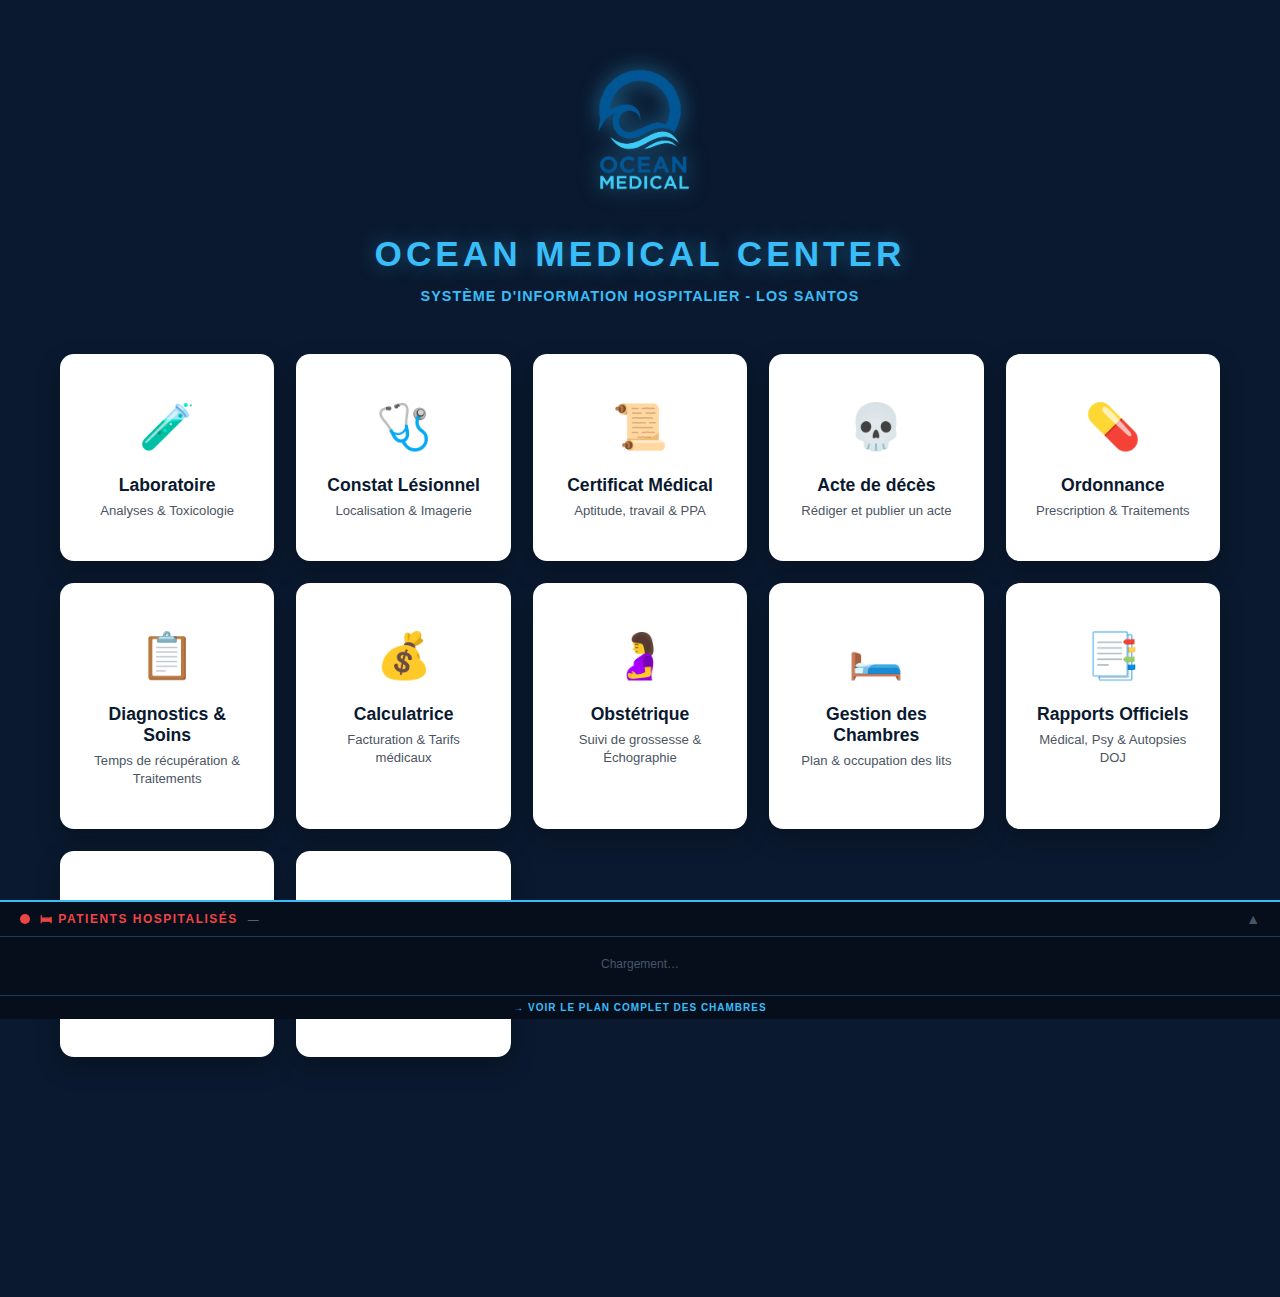
<file: index.html>
<!DOCTYPE html>
<html lang="fr">
<head>
    <meta charset="UTF-8">
    <meta name="viewport" content="width=device-width, initial-scale=1.0">
    <title>OMC - Intranet Hospitalier</title>
    <link rel="stylesheet" href="global.css">
    <link rel="stylesheet" href="index.css">
    <link rel="stylesheet" href="patch-daltonien.css">
    <style>
        /* ══════════════════════════════════════
           BANDEAU RAPPEL PATIENTS HOSPITALISÉS
        ══════════════════════════════════════ */
        #patients-alert {
            position: fixed;
            bottom: 0;
            left: 0;
            right: 0;
            z-index: 9999;
            background: #060e1c;
            border-top: 2px solid #38bdf8;
            padding: 0;
            transform: translateY(100%);
            transition: transform 0.45s cubic-bezier(0.4, 0, 0.2, 1);
            max-height: 42vh;
            display: flex;
            flex-direction: column;
        }

        #patients-alert.visible {
            transform: translateY(0);
        }

        /* Barre de titre cliquable */
        .alert-header {
            display: flex;
            align-items: center;
            justify-content: space-between;
            padding: 10px 20px;
            cursor: pointer;
            user-select: none;
            background: #060e1c;
            border-bottom: 1px solid #1e3a5f;
            flex-shrink: 0;
        }

        .alert-header-left {
            display: flex;
            align-items: center;
            gap: 10px;
        }

        .alert-pulse {
            width: 10px;
            height: 10px;
            border-radius: 50%;
            background: #ef4444;
            flex-shrink: 0;
            box-shadow: 0 0 0 0 rgba(239, 68, 68, 0.6);
            animation: pulse-ring 1.8s ease-out infinite;
        }

        @keyframes pulse-ring {
            0%   { box-shadow: 0 0 0 0 rgba(239, 68, 68, 0.6); }
            70%  { box-shadow: 0 0 0 8px rgba(239, 68, 68, 0); }
            100% { box-shadow: 0 0 0 0 rgba(239, 68, 68, 0); }
        }

        .alert-title {
            font-size: 12px;
            font-weight: 900;
            color: #ef4444;
            text-transform: uppercase;
            letter-spacing: 1.5px;
        }

        .alert-count {
            font-size: 11px;
            color: #64748b;
            letter-spacing: 0.5px;
        }

        .alert-toggle {
            font-size: 14px;
            color: #475569;
            transition: transform 0.3s;
            line-height: 1;
        }

        .alert-toggle.open { transform: rotate(180deg); }

        /* Corps scrollable */
        .alert-body {
            overflow-y: auto;
            padding: 12px 20px 16px;
            display: flex;
            flex-wrap: wrap;
            gap: 10px;
        }

        /* Carte patient dans le bandeau */
        .alert-card {
            background: #0f1f38;
            border: 1px solid #1e3a5f;
            border-left: 3px solid #ef4444;
            border-radius: 8px;
            padding: 10px 14px;
            min-width: 200px;
            flex: 1;
            max-width: 280px;
            text-decoration: none;
            transition: border-color 0.2s, transform 0.2s;
            cursor: pointer;
        }

        .alert-card:hover {
            border-left-color: #38bdf8;
            transform: translateY(-2px);
        }

        .alert-card-room {
            font-size: 10px;
            font-weight: 800;
            color: #38bdf8;
            text-transform: uppercase;
            letter-spacing: 1px;
            margin-bottom: 3px;
        }

        .alert-card-name {
            font-size: 13px;
            font-weight: 700;
            color: #e2e8f0;
            margin-bottom: 2px;
        }

        .alert-card-motif {
            font-size: 11px;
            color: #64748b;
            margin-bottom: 4px;
            white-space: nowrap;
            overflow: hidden;
            text-overflow: ellipsis;
        }

        .alert-card-since {
            font-size: 10px;
            color: #475569;
        }

        .alert-card-duree {
            font-size: 10px;
            font-weight: 700;
            padding: 2px 7px;
            border-radius: 10px;
            display: inline-block;
            margin-top: 4px;
        }

        .alert-card-duree.normal  { background: #14532d; color: #22c55e; }
        .alert-card-duree.warning { background: #78350f; color: #f59e0b; }
        .alert-card-duree.danger  { background: #450a0a; color: #ef4444; }

        /* Lien vers la page chambres */
        .alert-link {
            display: block;
            text-align: center;
            padding: 6px 14px;
            font-size: 10px;
            font-weight: 700;
            color: #38bdf8;
            letter-spacing: 1px;
            text-transform: uppercase;
            text-decoration: none;
            border-top: 1px solid #1e3a5f;
            flex-shrink: 0;
            transition: background 0.2s;
        }

        .alert-link:hover { background: rgba(56,189,248,0.06); }

        /* Message vide (ne devrait pas apparaître, mais au cas où) */
        .alert-empty {
            font-size: 12px;
            color: #475569;
            text-align: center;
            width: 100%;
            padding: 8px 0;
        }

        /* Scrollbar du body */
        .alert-body::-webkit-scrollbar { height: 4px; width: 4px; }
        .alert-body::-webkit-scrollbar-track { background: #060e1c; }
        .alert-body::-webkit-scrollbar-thumb { background: #1e3a5f; border-radius: 4px; }

        @media (max-width: 600px) {
            .alert-card { max-width: 100%; }
            .alert-header { padding: 9px 14px; }
        }
    </style>
</head>
<body class="portal-body">

    <div class="portal-container">
        <img src="assets/logo_omc.png" alt="Logo OMC" class="portal-logo">
        <h1>OCEAN MEDICAL CENTER</h1>
        <p class="portal-subtitle">Système d'Information Hospitalier - Los Santos</p>

        <div class="menu-grid">
            <a href="labo.html" class="menu-card">
                <span class="card-icon">🧪</span>
                <h3>Laboratoire</h3>
                <p>Analyses & Toxicologie</p>
            </a>
            <a href="constat.html" class="menu-card">
                <span class="card-icon">🩺</span>
                <h3>Constat Lésionnel</h3>
                <p>Localisation & Imagerie</p>
            </a>
            <a href="certificat.html" class="menu-card">
                <span class="card-icon">📜</span>
                <h3>Certificat Médical</h3>
                <p>Aptitude, travail & PPA</p>
            </a>
            <a href="deces.html" class="menu-card">
                <span class="card-icon">💀</span>
                <h3>Acte de décès</h3>
                <p>Rédiger et publier un acte</p>
            </a>
            <a href="ordonnance.html" class="menu-card">
                <span class="card-icon">💊</span>
                <h3>Ordonnance</h3>
                <p>Prescription & Traitements</p>
            </a>
            <a href="diagnostics.html" class="menu-card">
                <span class="card-icon">📋</span>
                <h3>Diagnostics & Soins</h3>
                <p>Temps de récupération & Traitements</p>
            </a>
            <a href="calculatrice.html" class="menu-card">
                <span class="card-icon">💰</span>
                <h3>Calculatrice</h3>
                <p>Facturation & Tarifs médicaux</p>
            </a>
            <a href="grossesse.html" class="menu-card">
                <span class="card-icon">🤰</span>
                <h3>Obstétrique</h3>
                <p>Suivi de grossesse & Échographie</p>
            </a>
            <a href="chambres.html" class="menu-card">
                <span class="card-icon">🛏️</span>
                <h3>Gestion des Chambres</h3>
                <p>Plan & occupation des lits</p>
            </a>
            <a href="rapports.html" class="menu-card">
                <span class="card-icon">📑</span>
                <h3>Rapports Officiels</h3>
                <p>Médical, Psy & Autopsies DOJ</p>
            </a>
            <a href="dossiers.html" class="menu-card">
                <span class="card-icon">📁</span>
                <h3>Archives</h3>
                <p>Dossiers Patients</p>
            </a>
            <a href="aptitude.html" class="menu-card">
                <span class="card-icon">📜</span>
                <h3>Guide VMT & PPA</h3>
                <p>Réussir son rdv VMT & PPA</p>
            </a>
        </div>
    </div>

    <!-- ══════════ BANDEAU PATIENTS HOSPITALISÉS ══════════ -->
    <div id="patients-alert" role="status" aria-live="polite">
        <div class="alert-header" onclick="toggleAlert()">
            <div class="alert-header-left">
                <div class="alert-pulse"></div>
                <span class="alert-title">🛏 Patients hospitalisés</span>
                <span class="alert-count" id="alert-count">—</span>
            </div>
            <span class="alert-toggle" id="alert-toggle">▲</span>
        </div>
        <div class="alert-body" id="alert-body">
            <div class="alert-empty">Chargement…</div>
        </div>
        <a href="chambres.html" class="alert-link">→ Voir le plan complet des chambres</a>
    </div>

    <script type="module" src="global.js"></script>

    <script>
    /* ══════════════════════════════════════════════════════
       RAPPEL PATIENTS HOSPITALISÉS
       Lit l'état des chambres depuis Firebase via global.js
       (window.listenToRoomsState), construit les cartes,
       puis fait glisser le bandeau vers le haut.
    ══════════════════════════════════════════════════════ */

    let alertOpen = true; // Le bandeau s'ouvre par défaut

    function toggleAlert() {
        alertOpen = !alertOpen;
        const body   = document.getElementById('alert-body');
        const toggle = document.getElementById('alert-toggle');
        const link   = document.querySelector('.alert-link');
        if (alertOpen) {
            body.style.display   = 'flex';
            if (link) link.style.display = 'block';
            toggle.textContent   = '▲';
            toggle.classList.add('open');
        } else {
            body.style.display   = 'none';
            if (link) link.style.display = 'none';
            toggle.textContent   = '▼';
            toggle.classList.remove('open');
        }
    }

    /* Durée depuis l'admission */
    function dureeSince(isoString) {
        if (!isoString) return null;
        const diff = Date.now() - new Date(isoString).getTime();
        const mins  = Math.floor(diff / 60000);
        const hours = Math.floor(mins / 60);
        const days  = Math.floor(hours / 24);
        if (days  >= 1) return `Il y a ${days}j ${hours % 24}h`;
        if (hours >= 1) return `Il y a ${hours}h ${mins % 60}min`;
        return `Il y a ${mins} min`;
    }

    /* Classe CSS de la pastille durée (normal / warning / danger) */
    function dureeClass(isoString, dureeEstimee) {
        if (!isoString) return 'normal';
        const diffH = (Date.now() - new Date(isoString).getTime()) / 3600000;

        // Seuils basés sur la durée estimée choisie dans le formulaire
        const map = {
            "Moins d'1 heure": 1,
            "1 à 3 heures":    3,
            "3 à 6 heures":    6,
            "6 à 12 heures":   12,
            "12 à 24 heures":  24,
            "Plusieurs jours": 72,
            "Durée indéterminée": null,
        };
        const limitH = map[dureeEstimee] ?? null;
        if (!limitH) return 'normal';
        if (diffH > limitH)        return 'danger';   // dépasse la durée prévue
        if (diffH > limitH * 0.75) return 'warning';  // à 75% de la durée
        return 'normal';
    }

    /* Construit les cartes depuis l'état Firebase */
    function renderAlert(state) {
        const body    = document.getElementById('alert-body');
        const counter = document.getElementById('alert-count');
        const alert   = document.getElementById('patients-alert');

        if (!state || typeof state !== 'object') return;

        // Filtrer les clés qui sont des lits occupés (format: ROOM_litN)
        const occupied = Object.entries(state).filter(([key, val]) =>
            val && val.prenom && key.includes('_lit')
        );

        if (occupied.length === 0) {
            // Personne → on masque le bandeau discrètement
            alert.classList.remove('visible');
            return;
        }

        counter.textContent = `— ${occupied.length} patient${occupied.length > 1 ? 's' : ''} en cours`;

        body.innerHTML = '';

        occupied
            .sort((a, b) => new Date(a[1].since) - new Date(b[1].since)) // du plus ancien au plus récent
            .forEach(([key, patient]) => {
                // Extraire la chambre et le numéro de lit depuis la clé
                const parts  = key.split('_lit');
                const roomId = parts[0];
                const litNum = parts[1];
                const dc     = dureeClass(patient.since, patient.duree);

                const card = document.createElement('div');
                card.className = 'alert-card';
                card.onclick   = () => { window.location.href = 'chambres.html'; };

                card.innerHTML = `
                    <div class="alert-card-room">🛏 ${roomId} — Lit ${litNum}</div>
                    <div class="alert-card-name">${patient.prenom} ${patient.nom}</div>
                    ${patient.motif   ? `<div class="alert-card-motif">${patient.motif}</div>` : ''}
                    ${patient.medecin ? `<div class="alert-card-since" style="margin-bottom:3px;">Dr. ${patient.medecin}</div>` : ''}
                    ${patient.since   ? `<div class="alert-card-since">⏱ ${dureeSince(patient.since)}</div>` : ''}
                    ${patient.duree   ? `<div class="alert-card-duree ${dc}">${patient.duree}</div>` : ''}
                `;

                body.appendChild(card);
            });

        // Faire glisser le bandeau après un court délai (laisse la page se charger)
        setTimeout(() => alert.classList.add('visible'), 600);
    }

    /* Attendre que global.js expose listenToRoomsState */
    function waitForFirebase(attempts) {
        if (window.listenToRoomsState) {
            window.listenToRoomsState(renderAlert);
        } else if (attempts > 0) {
            setTimeout(() => waitForFirebase(attempts - 1), 300);
        }
        // Si Firebase n'est pas dispo après ~3s, on ne montre rien — silencieux
    }

    document.addEventListener('DOMContentLoaded', () => {
        waitForFirebase(10); // 10 × 300ms = 3s max
    });
    </script>

</body>
</html>
</file>
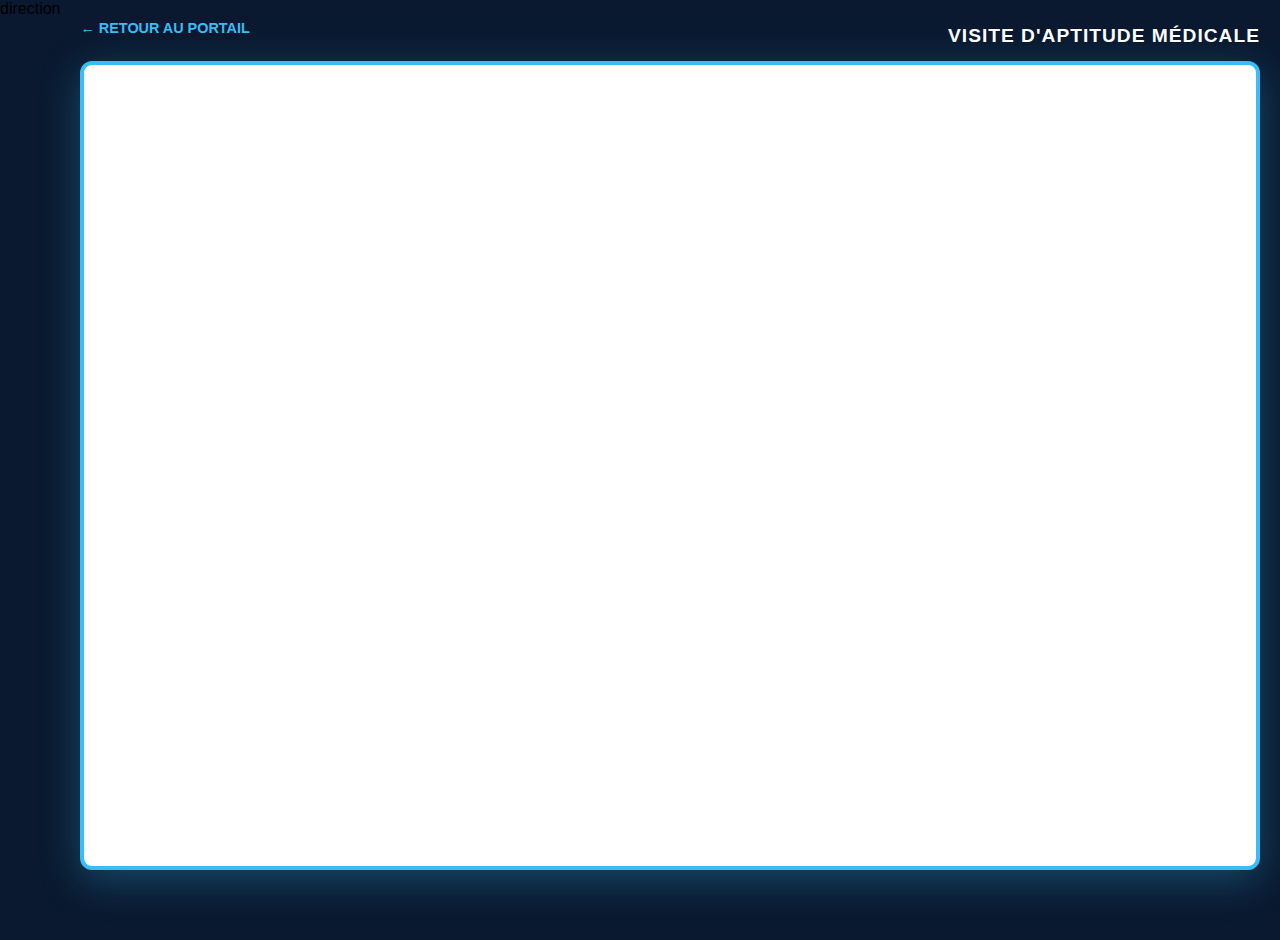
<file: aptitude.html>
direction<!DOCTYPE html>
<html lang="fr">
<head>

    <meta charset="UTF-8">
    <meta name="viewport" content="width=device-width, initial-scale=1.0">
    
    <title>OMC - Visite d'Aptitude</title>
    <link rel="stylesheet" href="global.css">
    <link rel="stylesheet" href="index.css">
    <link rel="stylesheet" href="patch-daltonien.css">
    <style>

        html, body {
            height: 100vh;
            margin: 0;
            padding: 0;
            overflow: hidden; 
            background-color: #0a192f;
        }

        .sih-wrapper {
            display: flex;
            flex-direction: column;
            height: 100vh;
            width: 100vw;
            padding: 20px;
            box-sizing: border-box;
        }

        .sih-header {
            display: flex;
            justify-content: space-between;
            align-items: center;
            margin-bottom: 10px;
            flex-shrink: 0;
        }

        .sheet-container {
            flex: 1;
            background: #ffffff;
            border-radius: 12px;
            border: 4px solid #64ffda;
            box-shadow: 0 10px 40px rgba(0,0,0,0.6);
            overflow: hidden;
            position: relative; 
            margin-bottom: 10px;
        }

        iframe {
            position: absolute;
            top: 0;
            left: 0;
            width: 100% !important;
            height: 100% !important;
            border: none;
            display: block;
        }

        .back-link {
            color: #64ffda;
            text-decoration: none;
            font-weight: bold;
            font-size: 0.9rem;
        }
    </style>
</head>
<body class="portal-body">

    <div class="sih-wrapper">
        <div class="sih-header">
            <a href="index.html" class="back-link">← RETOUR AU PORTAIL</a>
            <h1 style="color: white; margin: 0; font-size: 1.2rem; letter-spacing: 1px;">VISITE D'APTITUDE MÉDICALE</h1>
        </div>
        
        <div class="sheet-container">
            <iframe src="https://docs.google.com/spreadsheets/d/16Xmc55b00qe_o2bdnK8iBX4DDcW0uVRTZrDcvkBa3IU/edit?usp=sharing"></iframe>
        </div>
    </div>

</body>
</html>
</file>
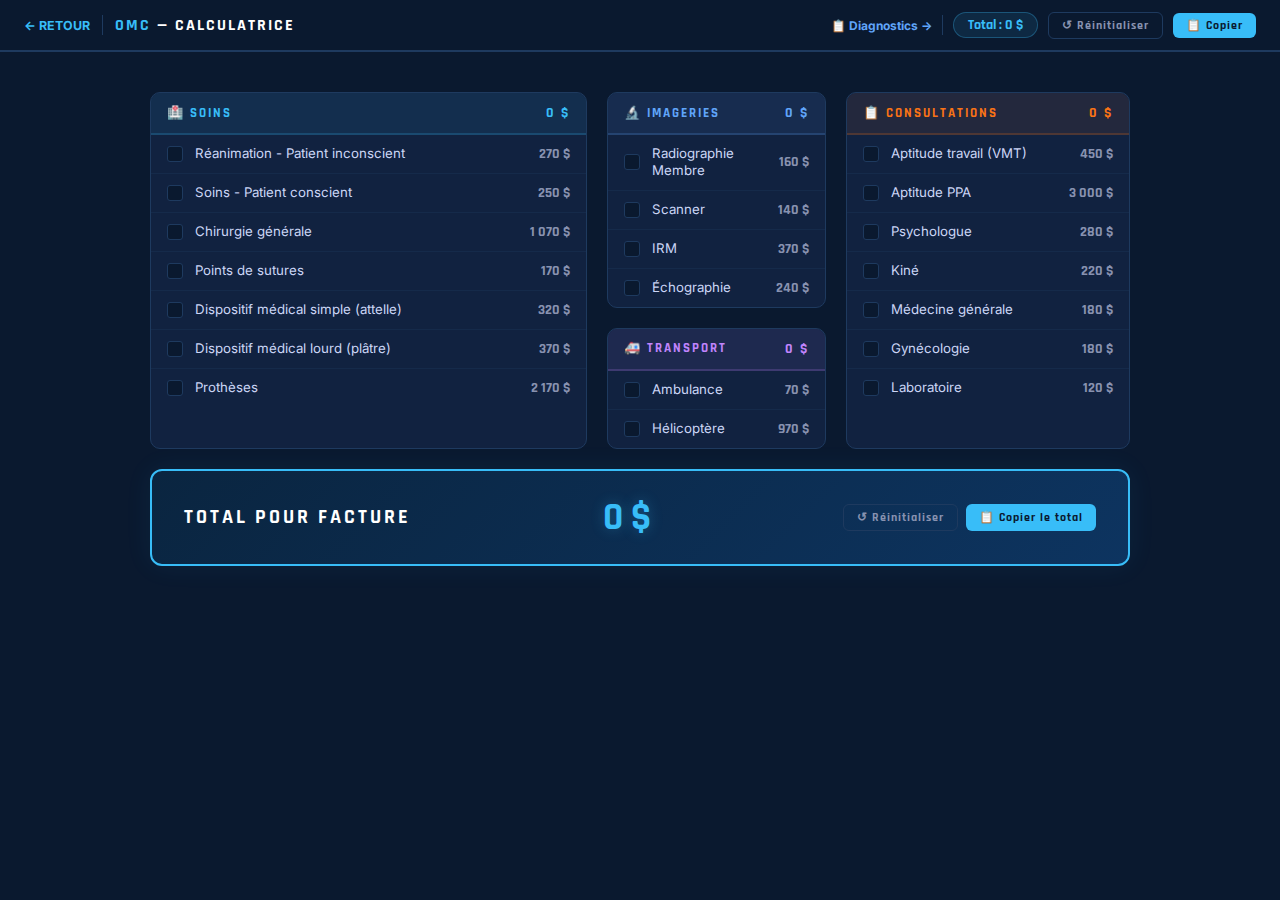
<file: calculatrice.html>
<!DOCTYPE html>
<html lang="fr">
<head>
    <meta charset="UTF-8">
    <meta name="viewport" content="width=device-width, initial-scale=1.0">
    <title>OMC — Calculatrice</title>
    <style>
        @import url('https://fonts.googleapis.com/css2?family=Rajdhani:wght@600;700&family=Inter:wght@400;500;600&display=swap');

        *, *::before, *::after { box-sizing: border-box; margin: 0; padding: 0; }

        :root {
            --bg:      #0a192f;
            --card:    #112240;
            --accent:  #38bdf8;
            --orange:  #f97316;
            --purple:  #c084fc;
            --text:    #ccd6f6;
            --dim:     #8892b0;
            --border:  #1e3a5f;
        }

        html, body {
            height: 100%;
            font-family: 'Inter', sans-serif;
            background: var(--bg);
            color: var(--text);
        }

        /* ─── SCROLL sur body ─── */
        body {
            overflow-y: auto;
            overflow-x: hidden;
        }

        /* ─── TOPBAR ─── */
        .topbar {
            position: sticky; top: 0; z-index: 50;
            background: var(--bg);
            border-bottom: 2px solid var(--border);
            height: 52px;
            padding: 0 24px;
            display: flex; align-items: center; gap: 12px;
        }
        .back  { color: var(--accent); text-decoration: none; font-size: .78rem; font-weight: 700; white-space: nowrap; }
        .back:hover { opacity: .65; }
        .vsep  { width: 1px; height: 20px; background: var(--border); flex-shrink: 0; }
        .title { font-family: 'Rajdhani', sans-serif; font-size: 1rem; font-weight: 700; letter-spacing: 2px; text-transform: uppercase; color: #fff; white-space: nowrap; }
        .title em { color: var(--accent); font-style: normal; }
        .tr    { margin-left: auto; display: flex; align-items: center; gap: 10px; }
        .dlink { color: #60a5fa; text-decoration: none; font-size: .75rem; font-weight: 700; white-space: nowrap; }
        .dlink:hover { opacity: .7; }
        .pill  { background: rgba(56,189,248,.1); border: 1px solid rgba(56,189,248,.3); border-radius: 20px; padding: 3px 14px; font-family: 'Rajdhani', sans-serif; font-size: .9rem; font-weight: 700; color: var(--accent); white-space: nowrap; }
        .btn   { padding: 5px 13px; border-radius: 6px; font-size: .75rem; font-weight: 700; font-family: 'Rajdhani', sans-serif; letter-spacing: 1px; cursor: pointer; transition: all .15s; white-space: nowrap; }
        .btn-r { background: transparent; border: 1px solid var(--border); color: var(--dim); }
        .btn-r:hover { border-color: #f87171; color: #f87171; }
        .btn-c { background: var(--accent); border: none; color: #0a192f; }
        .btn-c:hover { background: #0ea5e9; }

        /* ─── CONTENU centré ─── */
        .page {
            padding: 40px 24px 72px;
            display: flex; flex-direction: column; align-items: center;
        }
        .inner { width: 100%; max-width: 980px; }

        /* ─── GRILLE 3 COLONNES ─── */
        .grid {
            display: grid;
            grid-template-columns: 2fr 1fr 1.3fr;
            gap: 20px;
            margin-bottom: 20px;
        }
        .stack { display: flex; flex-direction: column; gap: 20px; }

        /* ─── CARD ─── */
        .card {
            background: var(--card);
            border: 1px solid var(--border);
            border-radius: 10px;
            overflow: hidden;
        }
        .ch {
            padding: 11px 16px;
            font-family: 'Rajdhani', sans-serif; font-size: .82rem; font-weight: 700; letter-spacing: 2px; text-transform: uppercase;
            display: flex; align-items: center; justify-content: space-between;
        }
        .ch.so { background: rgba(56,189,248,.08);  color: var(--accent); border-bottom: 2px solid rgba(56,189,248,.2); }
        .ch.im { background: rgba(96,165,250,.08);  color: #60a5fa;       border-bottom: 2px solid rgba(96,165,250,.2); }
        .ch.tr { background: rgba(192,132,252,.08); color: var(--purple); border-bottom: 2px solid rgba(192,132,252,.2); }
        .ch.co { background: rgba(249,115,22,.08);  color: var(--orange); border-bottom: 2px solid rgba(249,115,22,.2); }
        .cs    { font-family: 'Rajdhani', sans-serif; font-size: .88rem; font-weight: 700; }
        .ch.so .cs { color: var(--accent); }
        .ch.im .cs { color: #60a5fa; }
        .ch.tr .cs { color: var(--purple); }
        .ch.co .cs { color: var(--orange); }

        /* ─── ITEM ─── */
        label.item {
            display: flex; align-items: center;
            padding: 10px 16px; gap: 12px;
            cursor: pointer; user-select: none;
            border-bottom: 1px solid rgba(30,58,95,.35);
            transition: background .12s;
        }
        label.item:last-child { border-bottom: none; }
        label.item:hover { background: rgba(255,255,255,.025); }

        label.item input[type=checkbox] {
            appearance: none; -webkit-appearance: none;
            width: 16px; height: 16px; flex-shrink: 0;
            border: 1.5px solid var(--border); border-radius: 3px;
            background: var(--bg); cursor: pointer; position: relative;
            transition: all .12s;
        }
        label.item input:checked { background: var(--accent); border-color: var(--accent); }
        label.item input:checked::after {
            content: '✔'; position: absolute;
            top: 50%; left: 50%; transform: translate(-50%,-50%);
            font-size: 9px; color: #0a192f; font-weight: 900;
        }
        .il { flex: 1; font-size: .83rem; color: var(--text); line-height: 1.3; }
        .ip { font-family: 'Rajdhani', sans-serif; font-weight: 700; font-size: .9rem; color: var(--dim); white-space: nowrap; transition: color .12s; }
        label.item:has(input:checked) .il { color: #fff; }
        label.item:has(input:checked) .ip { color: var(--accent); }

        /* ─── TOTAL ─── */
        .total {
            background: linear-gradient(135deg,#0a2540,#0d3460);
            border: 2px solid var(--accent);
            border-radius: 12px;
            padding: 22px 32px;
            display: flex; align-items: center; justify-content: space-between; gap: 20px;
            box-shadow: 0 0 28px rgba(56,189,248,.07);
        }
        .tl { font-family: 'Rajdhani', sans-serif; font-size: 1.25rem; font-weight: 700; letter-spacing: 3px; text-transform: uppercase; color: #fff; }
        .ta { font-family: 'Rajdhani', sans-serif; font-size: 2.4rem; font-weight: 700; color: var(--accent); text-shadow: 0 0 14px rgba(56,189,248,.3); }
        .tb { display: flex; gap: 8px; flex-shrink: 0; }

        /* ─── RÉSUMÉ ─── */
        .summ { margin-top: 14px; background: var(--card); border: 1px solid var(--border); border-radius: 10px; overflow: hidden; display: none; }
        .summ.on { display: block; }
        .sh { padding: 9px 16px; background: rgba(56,189,248,.05); border-bottom: 1px solid var(--border); font-family: 'Rajdhani', sans-serif; font-size: .78rem; font-weight: 700; letter-spacing: 2px; color: var(--accent); text-transform: uppercase; }
        .si { padding: 12px 16px; display: flex; flex-wrap: wrap; gap: 6px; }
        .stag { display: inline-flex; gap: 5px; background: rgba(56,189,248,.07); border: 1px solid rgba(56,189,248,.18); border-radius: 5px; padding: 3px 9px; font-size: .77rem; color: var(--text); }
        .stag b { color: var(--accent); font-family: 'Rajdhani', sans-serif; }

        /* ─── TOAST ─── */
        .toast { position: fixed; bottom: 24px; right: 24px; background: var(--accent); color: #0a192f; font-weight: 700; font-family: 'Rajdhani', sans-serif; font-size: .9rem; letter-spacing: 1px; padding: 10px 20px; border-radius: 7px; transform: translateY(60px); opacity: 0; transition: all .25s; z-index: 999; pointer-events: none; }
        .toast.on { transform: translateY(0); opacity: 1; }

        /* ─── RESPONSIVE ─── */
        @media (max-width: 860px) {
            .grid { grid-template-columns: 1fr 1fr; }
        }
        @media (max-width: 560px) {
            .grid { grid-template-columns: 1fr; }
            .total { flex-direction: column; text-align: center; }
            .tb { justify-content: center; }
            .topbar .title, .topbar .vsep:first-of-type { display: none; }
        }
    </style>
</head>
<body>

<div class="topbar">
    <a href="index.html" class="back">← RETOUR</a>
    <div class="vsep"></div>
    <div class="title"><em>OMC</em> — CALCULATRICE</div>
    <div class="tr">
        <a href="diagnostics.html" class="dlink">📋 Diagnostics →</a>
        <div class="vsep"></div>
        <div class="pill">Total : <span id="tp">0 $</span></div>
        <button class="btn btn-r" onclick="reset()">↺ Réinitialiser</button>
        <button class="btn btn-c" onclick="copy()">📋 Copier</button>
    </div>
</div>

<div class="page">
  <div class="inner">

    <div class="grid">

      <!-- SOINS -->
      <div class="card">
        <div class="ch so">🏥 Soins<span class="cs" id="ss">0 $</span></div>
        <label class="item"><input type="checkbox" data-p="270"  data-c="so" onchange="upd()"><span class="il">Réanimation - Patient inconscient</span><span class="ip">270 $</span></label>
        <label class="item"><input type="checkbox" data-p="250"  data-c="so" onchange="upd()"><span class="il">Soins - Patient conscient</span><span class="ip">250 $</span></label>
        <label class="item"><input type="checkbox" data-p="1070" data-c="so" onchange="upd()"><span class="il">Chirurgie générale</span><span class="ip">1 070 $</span></label>
        <label class="item"><input type="checkbox" data-p="170"  data-c="so" onchange="upd()"><span class="il">Points de sutures</span><span class="ip">170 $</span></label>
        <label class="item"><input type="checkbox" data-p="320"  data-c="so" onchange="upd()"><span class="il">Dispositif médical simple (attelle)</span><span class="ip">320 $</span></label>
        <label class="item"><input type="checkbox" data-p="370"  data-c="so" onchange="upd()"><span class="il">Dispositif médical lourd (plâtre)</span><span class="ip">370 $</span></label>
        <label class="item"><input type="checkbox" data-p="2170" data-c="so" onchange="upd()"><span class="il">Prothèses</span><span class="ip">2 170 $</span></label>
      </div>

      <!-- IMAGERIES + TRANSPORT -->
      <div class="stack">
        <div class="card">
          <div class="ch im">🔬 Imageries<span class="cs" id="si">0 $</span></div>
          <label class="item"><input type="checkbox" data-p="160" data-c="im" onchange="upd()"><span class="il">Radiographie Membre</span><span class="ip">160 $</span></label>
          <label class="item"><input type="checkbox" data-p="140" data-c="im" onchange="upd()"><span class="il">Scanner</span><span class="ip">140 $</span></label>
          <label class="item"><input type="checkbox" data-p="370" data-c="im" onchange="upd()"><span class="il">IRM</span><span class="ip">370 $</span></label>
          <label class="item"><input type="checkbox" data-p="240" data-c="im" onchange="upd()"><span class="il">Échographie</span><span class="ip">240 $</span></label>
        </div>
        <div class="card">
          <div class="ch tr">🚑 Transport<span class="cs" id="st">0 $</span></div>
          <label class="item"><input type="checkbox" data-p="70"  data-c="tr" onchange="upd()"><span class="il">Ambulance</span><span class="ip">70 $</span></label>
          <label class="item"><input type="checkbox" data-p="970" data-c="tr" onchange="upd()"><span class="il">Hélicoptère</span><span class="ip">970 $</span></label>
        </div>
      </div>

      <!-- CONSULTATIONS -->
      <div class="card">
        <div class="ch co">📋 Consultations<span class="cs" id="sc">0 $</span></div>
        <label class="item"><input type="checkbox" data-p="450"  data-c="co" onchange="upd()"><span class="il">Aptitude travail (VMT)</span><span class="ip">450 $</span></label>
        <label class="item"><input type="checkbox" data-p="3000" data-c="co" onchange="upd()"><span class="il">Aptitude PPA</span><span class="ip">3 000 $</span></label>
        <label class="item"><input type="checkbox" data-p="280"  data-c="co" onchange="upd()"><span class="il">Psychologue</span><span class="ip">280 $</span></label>
        <label class="item"><input type="checkbox" data-p="220"  data-c="co" onchange="upd()"><span class="il">Kiné</span><span class="ip">220 $</span></label>
        <label class="item"><input type="checkbox" data-p="180"  data-c="co" onchange="upd()"><span class="il">Médecine générale</span><span class="ip">180 $</span></label>
        <label class="item"><input type="checkbox" data-p="180"  data-c="co" onchange="upd()"><span class="il">Gynécologie</span><span class="ip">180 $</span></label>
        <label class="item"><input type="checkbox" data-p="120"  data-c="co" onchange="upd()"><span class="il">Laboratoire</span><span class="ip">120 $</span></label>
      </div>

    </div><!-- /grid -->

    <div class="total">
      <div class="tl">Total pour facture</div>
      <div class="ta" id="tot">0 $</div>
      <div class="tb">
        <button class="btn btn-r" onclick="reset()">↺ Réinitialiser</button>
        <button class="btn btn-c" onclick="copy()">📋 Copier le total</button>
      </div>
    </div>

    <div class="summ" id="summ">
      <div class="sh">📄 Récapitulatif</div>
      <div class="si" id="sitems"></div>
    </div>

  </div>
</div>

<div class="toast" id="toast">✔ Copié !</div>

<script>
const fmt = n => n.toLocaleString('fr-FR') + ' $';
function upd() {
    const cats = {so:'ss', im:'si', tr:'st', co:'sc'};
    let grand = 0, sel = [];
    Object.keys(cats).forEach(c => {
        let sub = 0;
        document.querySelectorAll(`input[data-c="${c}"]:checked`).forEach(cb => {
            const p = +cb.dataset.p; sub += p; grand += p;
            sel.push({l: cb.closest('label').querySelector('.il').textContent, p});
        });
        document.getElementById(cats[c]).textContent = fmt(sub);
    });
    document.getElementById('tot').textContent = fmt(grand);
    document.getElementById('tp').textContent  = fmt(grand);
    const s = document.getElementById('summ');
    if (!sel.length) { s.classList.remove('on'); return; }
    s.classList.add('on');
    document.getElementById('sitems').innerHTML = sel.map(x =>
        `<div class="stag">${x.l} — <b>${fmt(x.p)}</b></div>`).join('');
}
function reset() {
    document.querySelectorAll('input[type=checkbox]').forEach(cb => cb.checked = false);
    upd();
}
function copy() {
    navigator.clipboard.writeText(document.getElementById('tot').textContent).then(() => {
        const t = document.getElementById('toast');
        t.classList.add('on'); setTimeout(() => t.classList.remove('on'), 2000);
    });
}
</script>
</body>
</html>
</file>
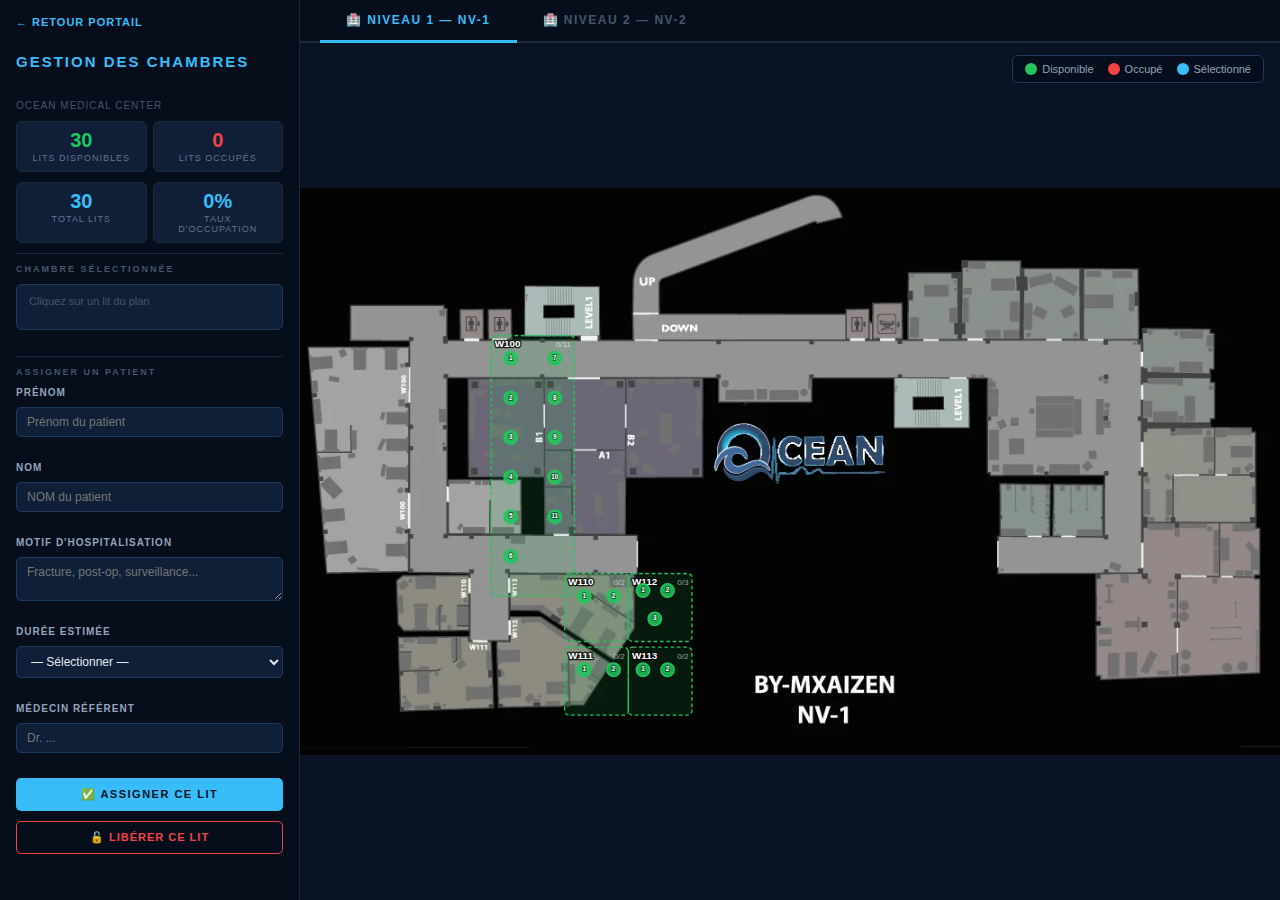
<file: chambres.html>
<!DOCTYPE html>
<html lang="fr">
<head>
    <meta charset="UTF-8">
    <meta name="viewport" content="width=device-width, initial-scale=1.0">
    <title>OMC — Gestion des Chambres</title>
    <link rel="stylesheet" href="global.css">
    <link rel="stylesheet" href="patch-daltonien.css">
    <style>
        * { box-sizing: border-box; margin: 0; padding: 0; }

        body {
            font-family: 'Segoe UI', sans-serif;
            background: #0a1324;
            color: #e2e8f0;
            display: flex;
            height: 100vh;
            overflow: hidden;
        }

        /* ══════════════════════════════════
           SIDEBAR
        ══════════════════════════════════ */
        .sidebar {
            width: 300px;
            min-width: 300px;
            background: #060e1c;
            border-right: 1px solid #1e293b;
            display: flex;
            flex-direction: column;
            overflow-y: auto;
            padding: 16px;
            gap: 10px;
        }

        .back-link {
            color: var(--omc-cyan, #00d2ff);
            text-decoration: none;
            font-size: 11px;
            font-weight: bold;
            letter-spacing: 1px;
        }

        .sidebar-title {
            font-size: 15px;
            font-weight: 900;
            color: var(--omc-cyan, #00d2ff);
            text-transform: uppercase;
            letter-spacing: 2px;
        }

        .sidebar-sub { font-size: 10px; color: #475569; letter-spacing: 1px; text-transform: uppercase; }

        .stats-row { display: grid; grid-template-columns: 1fr 1fr; gap: 6px; }

        .stat-box {
            background: #0f1f38;
            border: 1px solid #1e293b;
            border-radius: 6px;
            padding: 8px 10px;
            text-align: center;
        }

        .stat-box .val { font-size: 20px; font-weight: 900; line-height: 1; }
        .stat-box .lbl { font-size: 9px; color: #64748b; text-transform: uppercase; letter-spacing: 1px; margin-top: 3px; }
        .val.green { color: #22c55e; }
        .val.red   { color: #ef4444; }
        .val.cyan  { color: var(--omc-cyan, #00d2ff); }

        .section-label {
            font-size: 9px;
            font-weight: 700;
            color: #475569;
            letter-spacing: 2px;
            text-transform: uppercase;
            border-top: 1px solid #1e293b;
            padding-top: 10px;
        }

        .selected-info {
            background: #0f1f38;
            border: 1px solid #1e3a5f;
            border-radius: 6px;
            padding: 10px 12px;
            font-size: 11px;
            color: #94a3b8;
            min-height: 46px;
        }

        .selected-info strong { color: var(--omc-cyan, #00d2ff); font-size: 12px; }

        /* Grille des lits dans la sidebar */
        .beds-sidebar {
            display: flex;
            flex-wrap: wrap;
            gap: 6px;
            margin-top: 6px;
        }

        .bed-btn {
            width: 32px;
            height: 26px;
            border-radius: 4px;
            border: 1px solid rgba(255,255,255,0.2);
            cursor: pointer;
            font-size: 10px;
            font-weight: 700;
            color: white;
            display: flex;
            align-items: center;
            justify-content: center;
            transition: all 0.15s;
        }

        .bed-btn.available { background: #166534; border-color: #22c55e; }
        .bed-btn.available:hover { background: #15803d; transform: scale(1.1); }
        .bed-btn.occupied  { background: #7f1d1d; border-color: #ef4444; }
        .bed-btn.occupied:hover  { background: #991b1b; transform: scale(1.1); }
        .bed-btn.bed-selected { outline: 2px solid var(--omc-cyan, #00d2ff); outline-offset: 1px; }

        .form-group { display: flex; flex-direction: column; gap: 4px; }

        .form-group label {
            font-size: 10px;
            font-weight: 700;
            color: #94a3b8;
            text-transform: uppercase;
            letter-spacing: 1px;
        }

        .form-group input,
        .form-group select,
        .form-group textarea {
            background: #0f1f38;
            border: 1px solid #1e3a5f;
            color: #e2e8f0;
            border-radius: 5px;
            padding: 7px 10px;
            font-size: 12px;
            font-family: 'Segoe UI', sans-serif;
            width: 100%;
        }

        .form-group input:focus,
        .form-group select:focus,
        .form-group textarea:focus {
            outline: none;
            border-color: var(--omc-cyan, #00d2ff);
        }

        .form-group select option { background: #0f1f38; }

        .btn-assign {
            width: 100%;
            padding: 10px;
            background: var(--omc-cyan, #00d2ff);
            color: #0a1324;
            font-weight: 900;
            font-size: 11px;
            letter-spacing: 1.5px;
            text-transform: uppercase;
            border: none;
            border-radius: 5px;
            cursor: pointer;
            transition: opacity 0.2s;
        }
        .btn-assign:hover { opacity: 0.85; }

        .btn-liberer {
            width: 100%;
            padding: 9px;
            background: transparent;
            color: #ef4444;
            font-weight: 700;
            font-size: 11px;
            letter-spacing: 1px;
            text-transform: uppercase;
            border: 1px solid #ef4444;
            border-radius: 5px;
            cursor: pointer;
            transition: all 0.2s;
        }
        .btn-liberer:hover { background: #ef4444; color: white; }

        /* ══════════════════════════════════
           MAIN
        ══════════════════════════════════ */
        .main {
            flex: 1;
            display: flex;
            flex-direction: column;
            overflow: hidden;
            background: #0a1324;
        }

        /* Onglets étages */
        .tabs {
            display: flex;
            background: #060e1c;
            border-bottom: 2px solid #1e293b;
            padding: 0 20px;
            flex-shrink: 0;
        }

        .tab-btn {
            padding: 13px 26px;
            font-size: 12px;
            font-weight: 700;
            letter-spacing: 1.5px;
            text-transform: uppercase;
            color: #475569;
            background: none;
            border: none;
            cursor: pointer;
            border-bottom: 3px solid transparent;
            margin-bottom: -2px;
            transition: all 0.2s;
        }

        .tab-btn.active {
            color: var(--omc-cyan, #00d2ff);
            border-bottom-color: var(--omc-cyan, #00d2ff);
        }

        .tab-btn:hover:not(.active) { color: #94a3b8; }

        /* Zone du plan */
        .plan-area {
            flex: 1;
            overflow: auto;
            position: relative;
            background: #0a1324;
        }

        .floor-view {
            display: none;
            height: 100%;
        }

        .floor-view.active { display: block; height: 100%; }

        /* Wrapper image+SVG — prend toute la hauteur disponible */
        .plan-wrapper {
            position: relative;
            width: 100%;
            height: 100%;
        }

        .plan-img {
            width: 100%;
            height: 100%;
            object-fit: contain;
            object-position: left center;
            display: block;
            user-select: none;
            pointer-events: none;
        }

        .plan-overlay {
            position: absolute;
            top: 0; left: 0;
            width: 100%; height: 100%;
            overflow: visible;
        }

        /* Zones chambres SVG */
        .room-zone { cursor: pointer; }
        .room-zone .room-bg { transition: all 0.15s; }
        .room-zone:hover .room-bg { filter: brightness(1.3); stroke-width: 3px !important; }
        .room-zone.r-selected .room-bg { stroke-width: 3px !important; }

        /* Points lits SVG */
        .bed-dot {
            cursor: pointer;
            transition: all 0.15s;
        }

        .bed-dot circle {
            transition: all 0.15s;
        }

        .bed-dot:hover circle {
            r: 10;
            filter: brightness(1.3);
        }

        .bed-dot.bd-selected circle {
            stroke: var(--omc-cyan, #00d2ff);
            stroke-width: 3;
        }

        /* Légende */
        .legend-bar {
            position: absolute;
            top: 12px;
            right: 16px;
            display: flex;
            gap: 14px;
            align-items: center;
            background: rgba(6,14,28,0.85);
            border: 1px solid #1e3a5f;
            border-radius: 6px;
            padding: 7px 12px;
            z-index: 10;
        }

        .legend-item { display: flex; align-items: center; gap: 5px; font-size: 11px; color: #94a3b8; }
        .legend-dot  { width: 12px; height: 12px; border-radius: 50%; }
        .legend-dot.available { background: #22c55e; }
        .legend-dot.occupied  { background: #ef4444; }
        .legend-dot.selected  { background: var(--omc-cyan, #00d2ff); }

        /* ── TOOLTIP ── */
        .tooltip {
            position: fixed;
            z-index: 9999;
            background: #080f1e;
            border: 1px solid var(--omc-cyan, #00d2ff);
            border-radius: 8px;
            padding: 12px 14px;
            min-width: 195px;
            max-width: 255px;
            box-shadow: 0 8px 32px rgba(0,0,0,0.9);
            pointer-events: none;
            display: none;
            font-size: 12px;
        }

        .tooltip.visible { display: block; }
        .tooltip-title { font-size: 13px; font-weight: 900; color: var(--omc-cyan, #00d2ff); margin-bottom: 8px; border-bottom: 1px solid #1e3a5f; padding-bottom: 6px; }
        .tooltip-row { display: flex; gap: 6px; margin-bottom: 4px; align-items: flex-start; }
        .tooltip-row .t-label { font-size: 9px; font-weight: 700; color: #475569; text-transform: uppercase; min-width: 58px; letter-spacing: 0.5px; padding-top: 1px; }
        .tooltip-row .t-val   { color: #e2e8f0; font-size: 12px; flex: 1; }
        .tooltip-status { margin-top: 8px; padding: 4px 8px; border-radius: 4px; font-size: 10px; font-weight: 700; text-align: center; text-transform: uppercase; letter-spacing: 1px; }
        .tooltip-status.available { background: #14532d; color: #22c55e; }
        .tooltip-status.occupied  { background: #450a0a; color: #ef4444; }

        /* Toast */
        .toast {
            position: fixed;
            bottom: 24px;
            right: 24px;
            background: #0f1f38;
            border: 1px solid var(--omc-cyan, #00d2ff);
            color: #e2e8f0;
            padding: 12px 18px;
            border-radius: 7px;
            font-size: 12px;
            font-weight: 600;
            z-index: 99999;
            transform: translateY(60px);
            opacity: 0;
            transition: all 0.3s;
            pointer-events: none;
        }

        .toast.show { transform: translateY(0); opacity: 1; }
    </style>
</head>
<body>

<!-- ══════════ SIDEBAR ══════════ -->
<aside class="sidebar">
    <a href="index.html" class="back-link">← RETOUR PORTAIL</a>

    <div class="sidebar-title">Gestion des Chambres</div>
    <div class="sidebar-sub">Ocean Medical Center</div>

    <div class="stats-row">
        <div class="stat-box">
            <div class="val green" id="stat-dispo">—</div>
            <div class="lbl">Lits disponibles</div>
        </div>
        <div class="stat-box">
            <div class="val red" id="stat-occupe">—</div>
            <div class="lbl">Lits occupés</div>
        </div>
    </div>
    <div class="stats-row">
        <div class="stat-box">
            <div class="val cyan" id="stat-total">—</div>
            <div class="lbl">Total lits</div>
        </div>
        <div class="stat-box">
            <div class="val cyan" id="stat-taux">—</div>
            <div class="lbl">Taux d'occupation</div>
        </div>
    </div>

    <div class="section-label">Chambre sélectionnée</div>
    <div class="selected-info" id="selected-info">
        <span style="color:#475569;">Cliquez sur un lit du plan</span>
    </div>
    <div class="beds-sidebar" id="beds-sidebar"></div>

    <div class="section-label">Assigner un patient</div>

    <div class="form-group">
        <label>Prénom</label>
        <input type="text" id="in-prenom" placeholder="Prénom du patient">
    </div>
    <div class="form-group">
        <label>Nom</label>
        <input type="text" id="in-nom" placeholder="NOM du patient">
    </div>
    <div class="form-group">
        <label>Motif d'hospitalisation</label>
        <textarea id="in-motif" rows="2" placeholder="Fracture, post-op, surveillance..."></textarea>
    </div>
    <div class="form-group">
        <label>Durée estimée</label>
        <select id="in-duree">
            <option value="">— Sélectionner —</option>
            <option>Moins d'1 heure</option>
            <option>1 à 3 heures</option>
            <option>3 à 6 heures</option>
            <option>6 à 12 heures</option>
            <option>12 à 24 heures</option>
            <option>Plusieurs jours</option>
            <option>Durée indéterminée</option>
        </select>
    </div>
    <div class="form-group">
        <label>Médecin référent</label>
        <input type="text" id="in-medecin" placeholder="Dr. ...">
    </div>

    <button class="btn-assign" onclick="assignerLit()">✅ Assigner ce lit</button>
    <button class="btn-liberer" onclick="libererLit()">🔓 Libérer ce lit</button>
</aside>

<!-- ══════════ MAIN ══════════ -->
<div class="main">

    <!-- Onglets -->
    <div class="tabs">
        <button class="tab-btn active" id="tab-1" onclick="switchFloor(1)">🏥 Niveau 1 — NV-1</button>
        <button class="tab-btn"        id="tab-2" onclick="switchFloor(2)">🏥 Niveau 2 — NV-2</button>
    </div>

    <div class="plan-area">

        <!-- ── ÉTAGE 1 ── -->
        <div class="floor-view active" id="floor-1">
            <div class="plan-wrapper" id="wrap-1">
                <img class="plan-img" src="assets/1er-etage.png" id="img-1" alt="NV-1">
                <svg class="plan-overlay" id="svg-1"></svg>
                <div class="legend-bar">
                    <div class="legend-item"><div class="legend-dot available"></div> Disponible</div>
                    <div class="legend-item"><div class="legend-dot occupied"></div>  Occupé</div>
                    <div class="legend-item"><div class="legend-dot selected"></div>  Sélectionné</div>
                </div>
            </div>
        </div>

        <!-- ── ÉTAGE 2 ── -->
        <div class="floor-view" id="floor-2">
            <div class="plan-wrapper" id="wrap-2">
                <img class="plan-img" src="assets/2e-etage.png" id="img-2" alt="NV-2">
                <svg class="plan-overlay" id="svg-2"></svg>
                <div class="legend-bar">
                    <div class="legend-item"><div class="legend-dot available"></div> Disponible</div>
                    <div class="legend-item"><div class="legend-dot occupied"></div>  Occupé</div>
                    <div class="legend-item"><div class="legend-dot selected"></div>  Sélectionné</div>
                </div>
            </div>
        </div>

    </div>
</div>

<!-- Tooltip -->
<div class="tooltip" id="tooltip">
    <div class="tooltip-title" id="tt-title">Lit —</div>
    <div class="tooltip-row"><span class="t-label">Patient</span><span class="t-val" id="tt-patient">—</span></div>
    <div class="tooltip-row"><span class="t-label">Motif</span>  <span class="t-val" id="tt-motif">—</span></div>
    <div class="tooltip-row"><span class="t-label">Durée</span>  <span class="t-val" id="tt-duree">—</span></div>
    <div class="tooltip-row"><span class="t-label">Médecin</span><span class="t-val" id="tt-medecin">—</span></div>
    <div class="tooltip-row"><span class="t-label">Depuis</span> <span class="t-val" id="tt-since">—</span></div>
    <div class="tooltip-status" id="tt-status"></div>
</div>

<div class="toast" id="toast"></div>

<script>
/* ══════════════════════════════════════════════════════════════
   CONFIGURATION DES CHAMBRES + POSITIONS DES LITS

   Chaque chambre : {
     id       : identifiant
     floor    : 1 ou 2
     lits     : nombre de lits
     zone     : { xPct, yPct, wPct, hPct } rectangle coloré (% image naturelle)
     litsPos  : [ {xPct, yPct} ] positions des cercles lits (% image naturelle)
   }

   Coordonnées calibrées visuellement sur les plans NV-1 et NV-2
   fournis par l'utilisateur.
   ══════════════════════════════════════════════════════════════ */

const ROOMS = [

    /* ─────────────── ÉTAGE 1 ─────────────── */

    {
        id: 'W100', floor: 1, lits: 11,
        // Grande salle gauche (2 sous-pièces visibles)
        zone: { xPct: 19.5, yPct: 26, wPct: 8.5, hPct: 46 },
        litsPos: [
            // Colonne gauche (6 lits)
            { xPct: 21.5, yPct: 30 }, { xPct: 21.5, yPct: 37 },
            { xPct: 21.5, yPct: 44 }, { xPct: 21.5, yPct: 51 },
            { xPct: 21.5, yPct: 58 }, { xPct: 21.5, yPct: 65 },
            // Colonne droite (5 lits)
            { xPct: 26,   yPct: 30 }, { xPct: 26,   yPct: 37 },
            { xPct: 26,   yPct: 44 }, { xPct: 26,   yPct: 51 },
            { xPct: 26,   yPct: 58 },
        ]
    },

    {
        id: 'W110', floor: 1, lits: 2,
        // Bas gauche — première pièce
        zone: { xPct: 27, yPct: 68, wPct: 6.5, hPct: 12 },
        litsPos: [
            { xPct: 29,   yPct: 72 },
            { xPct: 32,   yPct: 72 },
        ]
    },

    {
        id: 'W111', floor: 1, lits: 2,
        // Bas gauche — pièce en dessous
        zone: { xPct: 27, yPct: 81, wPct: 6.5, hPct: 12 },
        litsPos: [
            { xPct: 29,   yPct: 85 },
            { xPct: 32,   yPct: 85 },
        ]
    },

    {
        id: 'W112', floor: 1, lits: 3,
        // Bas gauche — à droite de W110
        zone: { xPct: 33.5, yPct: 68, wPct: 6.5, hPct: 12 },
        litsPos: [
            { xPct: 35,   yPct: 71 },
            { xPct: 37.5, yPct: 71 },
            { xPct: 36.2, yPct: 76 },
        ]
    },

    {
        id: 'W113', floor: 1, lits: 2,
        // Bas gauche — à droite de W111
        zone: { xPct: 33.5, yPct: 81, wPct: 6.5, hPct: 12 },
        litsPos: [
            { xPct: 35,   yPct: 85 },
            { xPct: 37.5, yPct: 85 },
        ]
    },

    /* ─────────────── ÉTAGE 2 ─────────────── */

    {
        id: 'W200', floor: 2, lits: 2,
        // Grande chambre haut gauche
        zone: { xPct: 20, yPct: 13, wPct: 10, hPct: 20 },
        litsPos: [
            { xPct: 22.5, yPct: 18 },
            { xPct: 27,   yPct: 18 },
        ]
    },

    {
        id: 'W201', floor: 2, lits: 2,
        // Milieu gauche — première
        zone: { xPct: 20, yPct: 36, wPct: 10, hPct: 17 },
        litsPos: [
            { xPct: 22.5, yPct: 41 },
            { xPct: 27,   yPct: 41 },
        ]
    },

    {
        id: 'W202', floor: 2, lits: 2,
        // À droite de W201
        zone: { xPct: 30, yPct: 25, wPct: 10, hPct: 17 },
        litsPos: [
            { xPct: 32.5, yPct: 30 },
            { xPct: 37,   yPct: 30 },
        ]
    },

    {
        id: 'W203', floor: 2, lits: 1,
        // Petite chambre — sous W202
        zone: { xPct: 30, yPct: 44, wPct: 10, hPct: 13 },
        litsPos: [
            { xPct: 35, yPct: 50 },
        ]
    },

    {
        id: 'W204', floor: 2, lits: 1,
        // Bas gauche — troisième rangée
        zone: { xPct: 20, yPct: 55, wPct: 10, hPct: 15 },
        litsPos: [
            { xPct: 25, yPct: 62 },
        ]
    },

    {
        id: 'W205', floor: 2, lits: 2,
        // Bas gauche — quatrième rangée
        zone: { xPct: 20, yPct: 72, wPct: 10, hPct: 17 },
        litsPos: [
            { xPct: 22.5, yPct: 78 },
            { xPct: 27,   yPct: 78 },
        ]
    },

];

/* ══════════════════════════════════════════════════════════════
   ÉTAT
   Clé : "W100_lit1", "W100_lit2", etc.
   Valeur : { prenom, nom, motif, duree, medecin, since } | absent
   ══════════════════════════════════════════════════════════════ */

function loadState() {
    try { return JSON.parse(localStorage.getItem('omc_chambres_v3') || '{}'); }
    catch(e) { return {}; }
}
function saveState() { localStorage.setItem('omc_chambres_v3', JSON.stringify(state)); }

let state        = loadState();
let selectedBed  = null; // { roomId, litNum, key }
let currentFloor = 1;

function bedKey(roomId, litNum) { return `${roomId}_lit${litNum}`; }

/* ══════════════════════════════════════════════════════════════
   DESSIN SVG OVERLAY
   Convertit les % en coordonnées SVG en utilisant le viewBox
   égal aux dimensions naturelles de l'image.
   ══════════════════════════════════════════════════════════════ */

function getImgNatural(floor) {
    const img = document.getElementById(`img-${floor}`);
    return { nw: img.naturalWidth || 1080, nh: img.naturalHeight || 600 };
}

function pct2px(pct, total) { return pct / 100 * total; }

function bedColor(key) {
    if (selectedBed && selectedBed.key === key)
        return { fill: 'rgba(0,210,255,0.7)', stroke: '#00d2ff' };
    if (state[key])
        return { fill: 'rgba(220,38,38,0.85)',  stroke: '#ef4444' };
    return     { fill: 'rgba(34,197,94,0.85)',   stroke: '#22c55e' };
}

function drawFloor(floor) {
    const svg   = document.getElementById(`svg-${floor}`);
    const { nw, nh } = getImgNatural(floor);
    svg.setAttribute('viewBox', `0 0 ${nw} ${nh}`);
    svg.innerHTML = '';

    const rooms = ROOMS.filter(r => r.floor === floor);

    rooms.forEach(room => {
        // ── Rectangle de la chambre (fond coloré semi-transparent) ──
        const occ   = countOccupied(room);
        const total = room.lits;
        const allFree = occ === 0;
        const allFull = occ === total;

        const zoneColor = allFull
            ? 'rgba(220,38,38,0.20)'
            : allFree
                ? 'rgba(34,197,94,0.12)'
                : 'rgba(234,179,8,0.15)';

        const zoneStroke = allFull ? '#ef4444' : allFree ? '#22c55e' : '#eab308';

        const zx = pct2px(room.zone.xPct, nw);
        const zy = pct2px(room.zone.yPct, nh);
        const zw = pct2px(room.zone.wPct, nw);
        const zh = pct2px(room.zone.hPct, nh);

        const zoneG = document.createElementNS('http://www.w3.org/2000/svg', 'g');
        zoneG.setAttribute('class', 'room-zone');

        const zoneRect = document.createElementNS('http://www.w3.org/2000/svg', 'rect');
        zoneRect.setAttribute('class', 'room-bg');
        zoneRect.setAttribute('x', zx); zoneRect.setAttribute('y', zy);
        zoneRect.setAttribute('width', zw); zoneRect.setAttribute('height', zh);
        zoneRect.setAttribute('rx', 5);
        zoneRect.setAttribute('fill', zoneColor);
        zoneRect.setAttribute('stroke', zoneStroke);
        zoneRect.setAttribute('stroke-width', '1.5');
        zoneRect.setAttribute('stroke-dasharray', '4 3');

        // Label chambre
        const label = document.createElementNS('http://www.w3.org/2000/svg', 'text');
        label.setAttribute('x', zx + 4);
        label.setAttribute('y', zy + 13);
        label.setAttribute('fill', 'white');
        label.setAttribute('font-size', '11');
        label.setAttribute('font-weight', '800');
        label.setAttribute('font-family', 'Segoe UI, sans-serif');
        label.setAttribute('paint-order', 'stroke');
        label.setAttribute('stroke', 'rgba(0,0,0,0.8)');
        label.setAttribute('stroke-width', '3');
        label.setAttribute('stroke-linejoin', 'round');
        label.textContent = room.id;

        // Compteur lits
        const counter = document.createElementNS('http://www.w3.org/2000/svg', 'text');
        counter.setAttribute('x', zx + zw - 4);
        counter.setAttribute('y', zy + 13);
        counter.setAttribute('text-anchor', 'end');
        counter.setAttribute('fill', 'rgba(255,255,255,0.6)');
        counter.setAttribute('font-size', '9');
        counter.setAttribute('font-family', 'Segoe UI, sans-serif');
        counter.textContent = `${occ}/${total}`;

        zoneG.appendChild(zoneRect);
        zoneG.appendChild(label);
        zoneG.appendChild(counter);
        svg.appendChild(zoneG);

        // ── Points lits ──
        room.litsPos.forEach((lp, idx) => {
            const litNum = idx + 1;
            const key    = bedKey(room.id, litNum);
            const c      = bedColor(key);

            const cx = pct2px(lp.xPct, nw);
            const cy = pct2px(lp.yPct, nh);

            const g = document.createElementNS('http://www.w3.org/2000/svg', 'g');
            g.setAttribute('class', 'bed-dot' + (selectedBed?.key === key ? ' bd-selected' : ''));

            const circle = document.createElementNS('http://www.w3.org/2000/svg', 'circle');
            circle.setAttribute('cx', cx);
            circle.setAttribute('cy', cy);
            circle.setAttribute('r', 7.5);
            circle.setAttribute('fill', c.fill);
            circle.setAttribute('stroke', c.stroke);
            circle.setAttribute('stroke-width', selectedBed?.key === key ? '3' : '1.5');

            // Numéro du lit au centre
            const t = document.createElementNS('http://www.w3.org/2000/svg', 'text');
            t.setAttribute('x', cx);
            t.setAttribute('y', cy);
            t.setAttribute('text-anchor', 'middle');
            t.setAttribute('dominant-baseline', 'middle');
            t.setAttribute('fill', 'white');
            t.setAttribute('font-size', '7');
            t.setAttribute('font-weight', '900');
            t.setAttribute('font-family', 'Segoe UI, sans-serif');
            t.setAttribute('paint-order', 'stroke');
            t.setAttribute('stroke', 'rgba(0,0,0,0.5)');
            t.setAttribute('stroke-width', '2');
            t.textContent = litNum;

            g.appendChild(circle);
            g.appendChild(t);

            g.addEventListener('click',      ()  => selectBed(room.id, litNum, key));
            g.addEventListener('mouseenter', (e) => showTooltip(e, key, room.id, litNum));
            g.addEventListener('mousemove',  (e) => moveTooltip(e));
            g.addEventListener('mouseleave', ()  => hideTooltip());

            svg.appendChild(g);
        });
    });
}

function redrawAll() {
    drawFloor(1);
    drawFloor(2);
    updateStats();
}

/* ══════════════════════════════════════════════════════════════
   SÉLECTION
   ══════════════════════════════════════════════════════════════ */

function selectBed(roomId, litNum, key) {
    selectedBed = { roomId, litNum, key };
    redrawAll();
    refreshSidebar();
}

function refreshSidebar() {
    if (!selectedBed) {
        document.getElementById('selected-info').innerHTML =
            '<span style="color:#475569;">Cliquez sur un lit du plan</span>';
        document.getElementById('beds-sidebar').innerHTML = '';
        clearForm();
        return;
    }

    const { roomId, litNum, key } = selectedBed;
    const room    = ROOMS.find(r => r.id === roomId);
    const patient = state[key];

    // Info chambre
    const occ   = countOccupied(room);
    document.getElementById('selected-info').innerHTML = `
        <strong>${roomId} — Lit ${litNum}</strong>
        <span style="color:#64748b;font-size:10px;margin-left:6px;">${occ}/${room.lits} lit(s) occupé(s)</span>
        <br><span style="${patient ? 'color:#ef4444' : 'color:#22c55e'};font-size:10px;margin-top:2px;display:block;">
            ${patient ? `🔴 ${patient.prenom} ${patient.nom}` : '🟢 Disponible'}
        </span>
    `;

    // Grille lits de la chambre
    const bedsBar = document.getElementById('beds-sidebar');
    bedsBar.innerHTML = '';
    for (let i = 1; i <= room.lits; i++) {
        const k = bedKey(roomId, i);
        const btn = document.createElement('button');
        btn.className = 'bed-btn ' + (state[k] ? 'occupied' : 'available') + (i === litNum ? ' bed-selected' : '');
        btn.title = state[k] ? `${state[k].prenom} ${state[k].nom}` : 'Disponible';
        btn.textContent = i;
        btn.onclick = () => selectBed(roomId, i, bedKey(roomId, i));
        bedsBar.appendChild(btn);
    }

    // Pré-remplir formulaire
    if (patient) {
        document.getElementById('in-prenom').value  = patient.prenom  || '';
        document.getElementById('in-nom').value     = patient.nom     || '';
        document.getElementById('in-motif').value   = patient.motif   || '';
        document.getElementById('in-duree').value   = patient.duree   || '';
        document.getElementById('in-medecin').value = patient.medecin || '';
    } else {
        clearForm();
    }
}

function clearForm() {
    ['in-prenom','in-nom','in-motif','in-medecin'].forEach(id => {
        document.getElementById(id).value = '';
    });
    document.getElementById('in-duree').value = '';
}

function countOccupied(room) {
    let n = 0;
    for (let i = 1; i <= room.lits; i++) {
        if (state[bedKey(room.id, i)]) n++;
    }
    return n;
}

/* ══════════════════════════════════════════════════════════════
   ASSIGNER / LIBÉRER
   ══════════════════════════════════════════════════════════════ */

function assignerLit() {
    if (!selectedBed) { showToast('⚠️ Sélectionnez d\'abord un lit sur le plan', 'warn'); return; }

    const prenom  = document.getElementById('in-prenom').value.trim();
    const nom     = document.getElementById('in-nom').value.trim().toUpperCase();
    const motif   = document.getElementById('in-motif').value.trim();
    const duree   = document.getElementById('in-duree').value;
    const medecin = document.getElementById('in-medecin').value.trim();

    if (!prenom || !nom) { showToast('⚠️ Prénom et Nom obligatoires', 'warn'); return; }

    const { roomId, litNum, key } = selectedBed;
    state[key] = { prenom, nom, motif, duree, medecin, since: new Date().toISOString() };
    saveState();
    redrawAll();
    refreshSidebar();
    showToast(`✅ ${prenom} ${nom} — ${roomId} Lit ${litNum}`);
}

function libererLit() {
    if (!selectedBed)          { showToast('⚠️ Sélectionnez d\'abord un lit', 'warn'); return; }
    if (!state[selectedBed.key]) { showToast('Ce lit est déjà disponible', 'warn'); return; }

    const p = state[selectedBed.key];
    const { roomId, litNum, key } = selectedBed;
    delete state[key];
    saveState();
    redrawAll();
    refreshSidebar();
    showToast(`🔓 ${p.prenom} ${p.nom} sorti(e) — ${roomId} Lit ${litNum} libéré`);
}

/* ══════════════════════════════════════════════════════════════
   STATS GLOBALES
   ══════════════════════════════════════════════════════════════ */

function updateStats() {
    let total = 0, occupied = 0;
    ROOMS.forEach(room => {
        total += room.lits;
        for (let i = 1; i <= room.lits; i++) {
            if (state[bedKey(room.id, i)]) occupied++;
        }
    });
    const dispo = total - occupied;
    const taux  = total ? Math.round(occupied / total * 100) : 0;
    document.getElementById('stat-dispo').textContent  = dispo;
    document.getElementById('stat-occupe').textContent = occupied;
    document.getElementById('stat-total').textContent  = total;
    document.getElementById('stat-taux').textContent   = taux + '%';
}

/* ══════════════════════════════════════════════════════════════
   ONGLETS
   ══════════════════════════════════════════════════════════════ */

function switchFloor(floor) {
    currentFloor = floor;
    document.querySelectorAll('.floor-view').forEach(v => v.classList.remove('active'));
    document.querySelectorAll('.tab-btn').forEach(b => b.classList.remove('active'));
    document.getElementById(`floor-${floor}`).classList.add('active');
    document.getElementById(`tab-${floor}`).classList.add('active');
    // On ne reset pas la sélection pour garder la cohérence
}

/* ══════════════════════════════════════════════════════════════
   TOOLTIP
   ══════════════════════════════════════════════════════════════ */

const tooltip = document.getElementById('tooltip');

function showTooltip(e, key, roomId, litNum) {
    const p = state[key];
    document.getElementById('tt-title').textContent   = `${roomId} — Lit ${litNum}`;
    document.getElementById('tt-patient').textContent = p ? `${p.prenom} ${p.nom}` : '—';
    document.getElementById('tt-motif').textContent   = p?.motif   || '—';
    document.getElementById('tt-duree').textContent   = p?.duree   || '—';
    document.getElementById('tt-medecin').textContent = p?.medecin || '—';
    document.getElementById('tt-since').textContent   = p?.since
        ? new Date(p.since).toLocaleString('fr-FR', {day:'2-digit',month:'2-digit',hour:'2-digit',minute:'2-digit'})
        : '—';
    const s = document.getElementById('tt-status');
    s.textContent = p ? '🔴 Occupé' : '🟢 Disponible';
    s.className   = 'tooltip-status ' + (p ? 'occupied' : 'available');
    tooltip.classList.add('visible');
    moveTooltip(e);
}

function moveTooltip(e) {
    const tw = tooltip.offsetWidth, th = tooltip.offsetHeight;
    let x = e.clientX + 14, y = e.clientY + 14;
    if (x + tw > window.innerWidth  - 10) x = e.clientX - tw - 14;
    if (y + th > window.innerHeight - 10) y = e.clientY - th - 14;
    tooltip.style.left = x + 'px';
    tooltip.style.top  = y + 'px';
}

function hideTooltip() { tooltip.classList.remove('visible'); }

/* ══════════════════════════════════════════════════════════════
   TOAST
   ══════════════════════════════════════════════════════════════ */

function showToast(msg, type) {
    const t = document.getElementById('toast');
    t.textContent = msg;
    t.style.borderColor = type === 'warn' ? '#f59e0b' : 'var(--omc-cyan, #00d2ff)';
    t.classList.add('show');
    setTimeout(() => t.classList.remove('show'), 3200);
}

/* ══════════════════════════════════════════════════════════════
   INIT — attendre que les images soient chargées pour avoir
          leurs dimensions naturelles (viewBox correct)
   ══════════════════════════════════════════════════════════════ */

function initFloor(floor) {
    const img = document.getElementById(`img-${floor}`);
    const go  = () => drawFloor(floor);
    if (img.complete && img.naturalWidth > 0) go();
    else img.addEventListener('load', go);
}

window.addEventListener('DOMContentLoaded', () => {
    initFloor(1);
    initFloor(2);
    updateStats();

    // Redessiner si la fenêtre est redimensionnée (le viewBox s'adapte)
    window.addEventListener('resize', () => redrawAll());
});
</script>

<script type="module" src="global.js"></script>
</body>
</html>
</file>
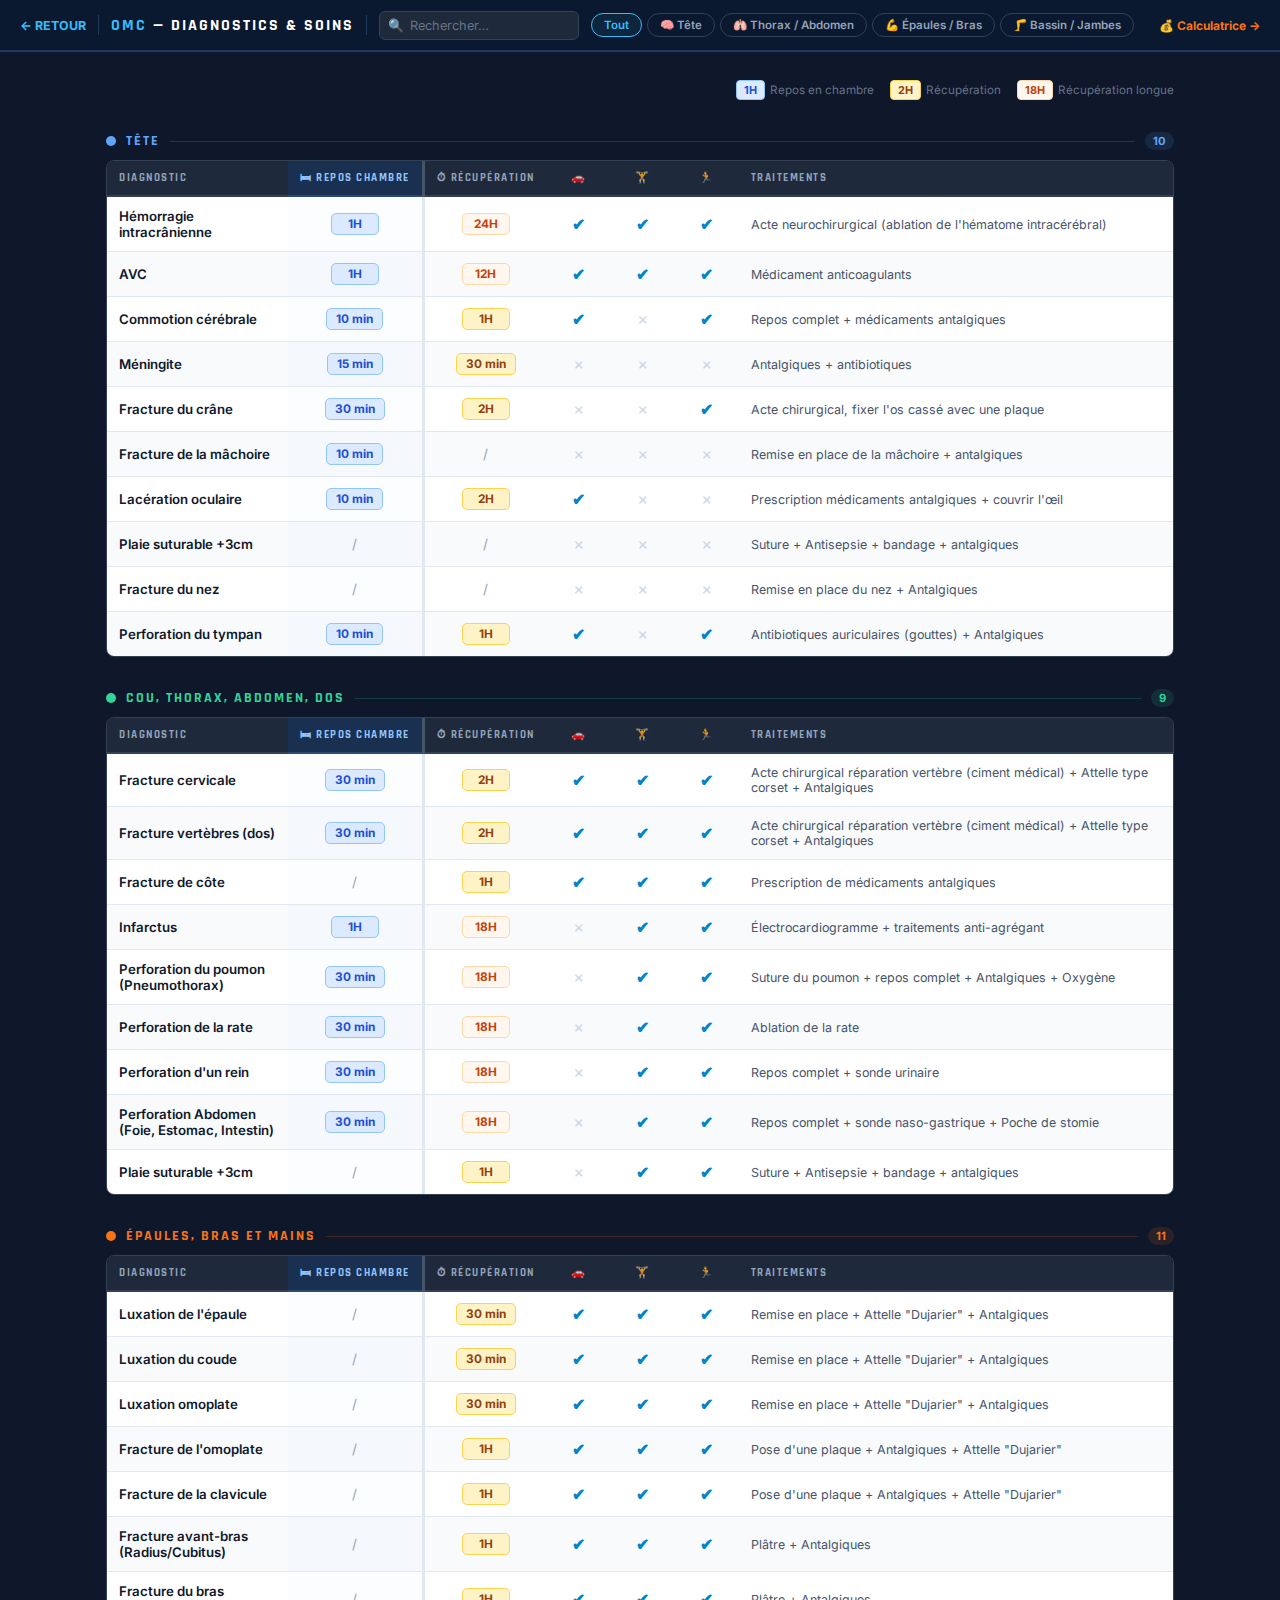
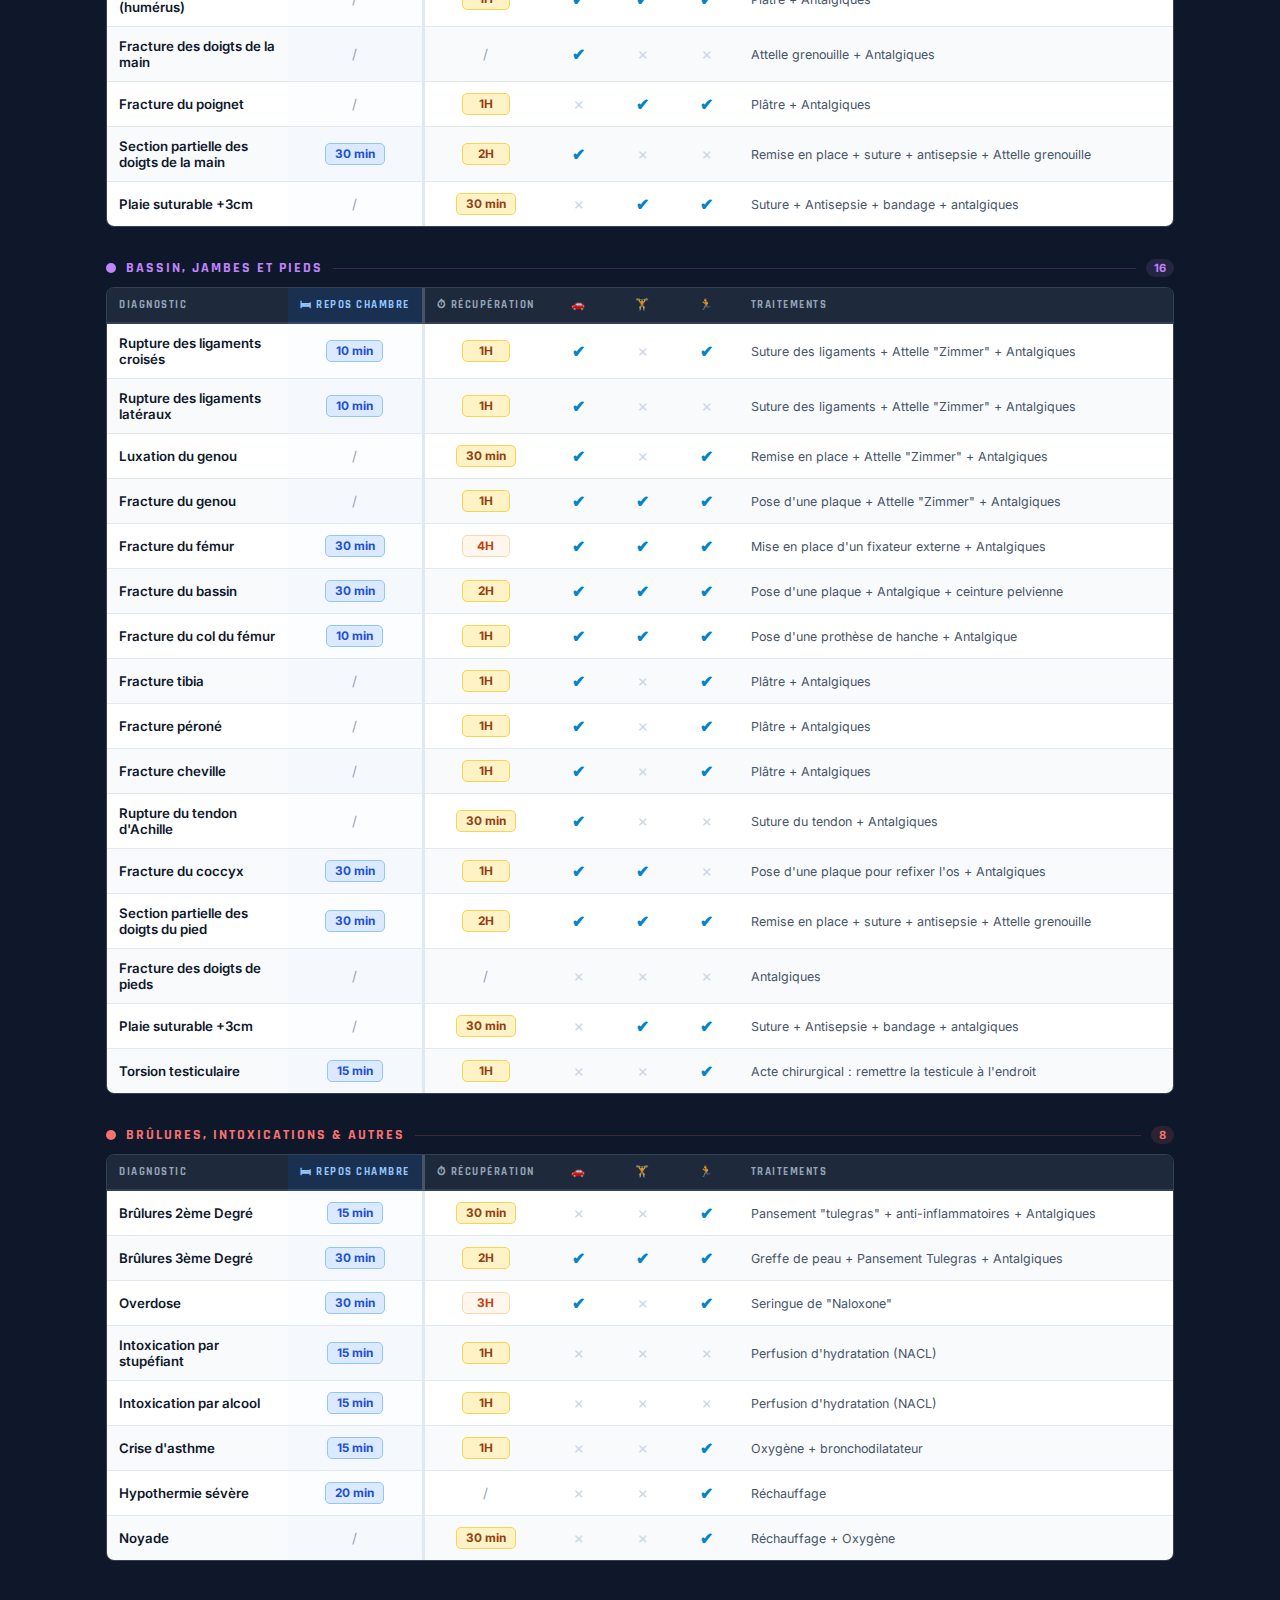
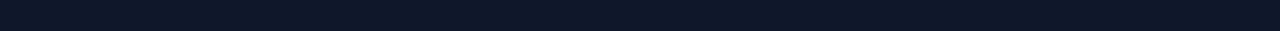
<file: diagnostics.html>
<!DOCTYPE html>
<html lang="fr">
<head>
    <meta charset="UTF-8">
    <meta name="viewport" content="width=device-width, initial-scale=1.0">
    <title>OMC — Diagnostics & Soins</title>
    <style>
        @import url('https://fonts.googleapis.com/css2?family=Rajdhani:wght@600;700&family=Inter:wght@400;500;600&display=swap');

        *, *::before, *::after { box-sizing: border-box; margin: 0; padding: 0; }

        :root {
            --bg:    #0f172a;
            --nav:   #0a192f;
            --acc:   #38bdf8;
            --org:   #f97316;
            --dimtx: #64748b;
            --bord:  #1e3a5f;
            /* tableau fond blanc */
            --tw: #ffffff; --ta: #f8fafc; --th: #eff6ff;
            --td: #0f172a; --ts: #475569;
            --bl: #e2e8f0;          /* border ligne */
            --bs: #334155;          /* border section (sombre) */
        }

        html, body {
            height: 100%;
            font-family: 'Inter', sans-serif;
            background: var(--bg); color: #f1f5f9;
        }
        body { overflow-y: auto; overflow-x: hidden; }

        /* ─── TOPBAR ─── */
        .topbar {
            position: sticky; top: 0; z-index: 50;
            background: var(--nav); border-bottom: 2px solid var(--bord);
            height: 52px; padding: 0 20px;
            display: flex; align-items: center; gap: 12px;
        }
        .back  { color: var(--acc); text-decoration: none; font-size: .78rem; font-weight: 700; white-space: nowrap; transition: opacity .2s; }
        .back:hover { opacity: .6; }
        .vs    { width: 1px; height: 20px; background: var(--bord); flex-shrink: 0; }
        .ttl   { font-family: 'Rajdhani', sans-serif; font-size: 1rem; font-weight: 700; letter-spacing: 2px; text-transform: uppercase; color: #fff; white-space: nowrap; flex-shrink: 0; }
        .ttl em { color: var(--acc); font-style: normal; }
        .sw    { position: relative; width: 200px; flex-shrink: 0; }
        .si    { position: absolute; left: 9px; top: 50%; transform: translateY(-50%); font-size: .8rem; color: var(--dimtx); pointer-events: none; }
        .sinp  { width: 100%; background: #1e293b; border: 1px solid #334155; border-radius: 6px; color: #fff; padding: 6px 10px 6px 30px; font-size: .8rem; font-family: 'Inter', sans-serif; outline: none; }
        .sinp:focus { border-color: var(--acc); }
        .sinp::placeholder { color: var(--dimtx); }
        .filters { display: flex; align-items: center; gap: 5px; flex: 1; min-width: 0; overflow-x: auto; scrollbar-width: none; }
        .filters::-webkit-scrollbar { display: none; }
        .fb    { padding: 4px 12px; border-radius: 20px; border: 1.5px solid #334155; background: transparent; color: #94a3b8; font-size: .72rem; font-weight: 600; font-family: 'Inter', sans-serif; cursor: pointer; transition: all .15s; white-space: nowrap; flex-shrink: 0; }
        .fb:hover { border-color: var(--acc); color: var(--acc); }
        .fb.all.on   { border-color: var(--acc); color: var(--acc); background: rgba(56,189,248,.08); }
        .fb.head.on  { border-color: #60a5fa; color: #60a5fa; background: rgba(96,165,250,.08); }
        .fb.torso.on { border-color: #34d399; color: #34d399; background: rgba(52,211,153,.08); }
        .fb.arms.on  { border-color: var(--org); color: var(--org); background: rgba(249,115,22,.08); }
        .fb.legs.on  { border-color: #c084fc; color: #c084fc; background: rgba(192,132,252,.08); }
        .fb.burns.on { border-color: #f87171; color: #f87171; background: rgba(248,113,113,.08); }
        .rc    { font-size: .75rem; color: var(--dimtx); white-space: nowrap; flex-shrink: 0; }
        .rc b  { color: var(--acc); }
        .cl    { color: var(--org); text-decoration: none; font-size: .75rem; font-weight: 700; white-space: nowrap; flex-shrink: 0; transition: opacity .2s; }
        .cl:hover { opacity: .7; }

        /* ─── MAIN ─── */
        .main { max-width: 1140px; margin: 0 auto; padding: 28px 36px 70px; }

        /* ─── LÉGENDE ─── */
        .legend {
            display: flex; justify-content: flex-end; gap: 16px;
            margin-bottom: 10px; flex-wrap: wrap;
            font-size: .73rem; color: var(--dimtx);
        }
        .lg-item { display: flex; align-items: center; gap: 5px; }
        .lbadge  { display: inline-block; border-radius: 4px; padding: 2px 7px; font-weight: 700; font-size: .68rem; }
        .lb-r { background: #dbeafe; border: 1px solid #93c5fd; color: #1d4ed8; }
        .lb-t { background: #fef3c7; border: 1px solid #fcd34d; color: #92400e; }
        .lb-l { background: #fff7ed; border: 1px solid #fed7aa; color: #c2410c; }

        /* ─── SECTION HEADER ─── */
        .sh  { display: flex; align-items: center; gap: 10px; margin: 32px 0 10px; }
        .dot { width: 10px; height: 10px; border-radius: 50%; flex-shrink: 0; }
        .lbl { font-family: 'Rajdhani', sans-serif; font-size: .9rem; font-weight: 700; letter-spacing: 2px; text-transform: uppercase; }
        .ln  { flex: 1; height: 1px; opacity: .2; }
        .cnt { font-size: .7rem; font-weight: 700; padding: 2px 8px; border-radius: 10px; }

        .s-head  .dot,.s-head  .ln { background:#60a5fa } .s-head  .lbl { color:#60a5fa } .s-head  .cnt { background:rgba(96,165,250,.12);  color:#60a5fa }
        .s-torso .dot,.s-torso .ln { background:#34d399 } .s-torso .lbl { color:#34d399 } .s-torso .cnt { background:rgba(52,211,153,.12);  color:#34d399 }
        .s-arms  .dot,.s-arms  .ln { background:var(--org) } .s-arms  .lbl { color:var(--org) } .s-arms  .cnt { background:rgba(249,115,22,.12); color:var(--org) }
        .s-legs  .dot,.s-legs  .ln { background:#c084fc } .s-legs  .lbl { color:#c084fc } .s-legs  .cnt { background:rgba(192,132,252,.12);  color:#c084fc }
        .s-burns .dot,.s-burns .ln { background:#f87171 } .s-burns .lbl { color:#f87171 } .s-burns .cnt { background:rgba(248,113,113,.12); color:#f87171 }

        /* ─── TABLE ─── */
        .tw  { border-radius: 8px; overflow: hidden; border: 1px solid var(--bs); }
        table { width: 100%; border-collapse: collapse; font-size: .83rem; }

        /* colgroup widths */
        col.c0 { width: 17%; }
        col.c1 { width: 11%; }  /* repos */
        col.c2 { width: 11%; }  /* récup */
        col.c3, col.c4, col.c5 { width: 6%; }
        col.c6 { width: auto; }

        thead th {
            background: #1e293b; color: #94a3b8;
            padding: 10px 12px; text-align: center;
            font-family: 'Rajdhani', sans-serif; font-size: .7rem; font-weight: 700; letter-spacing: 1.5px; text-transform: uppercase;
            border-bottom: 2px solid #334155; white-space: nowrap;
        }
        thead th:first-child { text-align: left; }
        thead th:last-child  { text-align: left; }

        /* séparateur fort entre repos et récup */
        thead th.sep-r { border-right: 3px solid #475569; }
        td.sep-r        { border-right: 3px solid #e2e8f0; }

        /* colonnes repos = fond bleuté doux pour bien les distinguer */
        thead th.col-r  { background: #1a3050; color: #93c5fd; border-bottom: 2px solid #2d4a70; }
        td.col-r        { background: rgba(219,234,254,.08); }

        tbody tr { background: var(--tw); border-bottom: 1px solid var(--bl); transition: background .1s; }
        tbody tr:nth-child(even) { background: var(--ta); }
        tbody tr:hover { background: var(--th); }
        tbody tr:last-child { border-bottom: none; }
        tbody tr.hidden { display: none; }

        td { padding: 11px 12px; color: var(--td); text-align: center; vertical-align: middle; }
        td:first-child { text-align: left; font-weight: 600; }
        td.trait { text-align: left; color: var(--ts); font-size: .78rem; }

        /* ─── BADGES ─── */
        .b  { display: inline-block; border-radius: 5px; padding: 3px 9px; font-weight: 700; font-size: .74rem; white-space: nowrap; min-width: 48px; text-align: center; }
        .br { background: #dbeafe; border: 1px solid #93c5fd; color: #1d4ed8; }   /* repos : bleu */
        .bt { background: #fef3c7; border: 1px solid #fcd34d; color: #92400e; }   /* récup : jaune */
        .bl { background: #fff7ed; border: 1px solid #fed7aa; color: #c2410c; }   /* long  : orange */
        .bd { background: transparent; border: none; color: #94a3b8; font-weight: 400; font-size: .85rem; }

        .cy { color: #0284c7; font-size: 1rem; font-weight: 700; }
        .cn { color: #cbd5e1; font-size: .95rem; }

        .sb.hidden { display: none; }
        .empty { text-align: center; padding: 60px; color: var(--dimtx); }
        .empty .ico { font-size: 2rem; margin-bottom: 8px; }

        /* ─── RESPONSIVE ─── */
        @media (max-width: 768px) {
            .main { padding: 16px 12px 50px; }
            table { font-size: .74rem; }
            td, thead th { padding: 8px 8px; }
            .ttl { display: none; }
            .tw { overflow-x: auto; display: block; }
        }
    </style>
</head>
<body>

<div class="topbar">
    <a href="index.html" class="back">← RETOUR</a>
    <div class="vs"></div>
    <div class="ttl"><em>OMC</em> — DIAGNOSTICS &amp; SOINS</div>
    <div class="vs"></div>
    <div class="sw">
        <span class="si">🔍</span>
        <input type="text" class="sinp" id="q" placeholder="Rechercher…" autocomplete="off" oninput="run()">
    </div>
    <div class="filters">
        <button class="fb all on"   onclick="sf('all',this)">Tout</button>
        <button class="fb head"     onclick="sf('head',this)">🧠 Tête</button>
        <button class="fb torso"    onclick="sf('torso',this)">🫁 Thorax / Abdomen</button>
        <button class="fb arms"     onclick="sf('arms',this)">💪 Épaules / Bras</button>
        <button class="fb legs"     onclick="sf('legs',this)">🦵 Bassin / Jambes</button>
        <button class="fb burns"    onclick="sf('burns',this)">🔥 Brûlures &amp; Autres</button>
    </div>
    <div class="rc" id="rc"></div>
    <a href="calculatrice.html" class="cl">💰 Calculatrice →</a>
</div>

<div class="main">

    <!-- Légende couleurs -->
    <div class="legend">
        <div class="lg-item"><span class="lbadge lb-r">1H</span> Repos en chambre</div>
        <div class="lg-item"><span class="lbadge lb-t">2H</span> Récupération</div>
        <div class="lg-item"><span class="lbadge lb-l">18H</span> Récupération longue</div>
    </div>

    <!-- Macro pour répéter le thead proprement -->

    <!-- TÊTE -->
    <div class="sb" data-s="head">
        <div class="sh s-head"><div class="dot"></div><div class="lbl">Tête</div><div class="ln"></div><div class="cnt" id="c-head"></div></div>
        <div class="tw"><table>
            <colgroup><col class="c0"><col class="c1"><col class="c2"><col class="c3"><col class="c4"><col class="c5"><col class="c6"></colgroup>
            <thead><tr>
                <th>Diagnostic</th>
                <th class="col-r sep-r">🛏 Repos chambre</th>
                <th>⏱ Récupération</th>
                <th>🚗</th><th>🏋</th><th>🏃</th>
                <th>Traitements</th>
            </tr></thead>
            <tbody>
<tr data-d="hémorragie intracrânienne"><td>Hémorragie intracrânienne</td><td class="col-r sep-r"><span class="b br">1H</span></td><td><span class="b bl">24H</span></td><td><span class="cy">✔</span></td><td><span class="cy">✔</span></td><td><span class="cy">✔</span></td><td class="trait">Acte neurochirurgical (ablation de l'hématome intracérébral)</td></tr>
<tr data-d="avc"><td>AVC</td><td class="col-r sep-r"><span class="b br">1H</span></td><td><span class="b bl">12H</span></td><td><span class="cy">✔</span></td><td><span class="cy">✔</span></td><td><span class="cy">✔</span></td><td class="trait">Médicament anticoagulants</td></tr>
<tr data-d="commotion cérébrale"><td>Commotion cérébrale</td><td class="col-r sep-r"><span class="b br">10 min</span></td><td><span class="b bt">1H</span></td><td><span class="cy">✔</span></td><td><span class="cn">✗</span></td><td><span class="cy">✔</span></td><td class="trait">Repos complet + médicaments antalgiques</td></tr>
<tr data-d="méningite"><td>Méningite</td><td class="col-r sep-r"><span class="b br">15 min</span></td><td><span class="b bt">30 min</span></td><td><span class="cn">✗</span></td><td><span class="cn">✗</span></td><td><span class="cn">✗</span></td><td class="trait">Antalgiques + antibiotiques</td></tr>
<tr data-d="fracture du crâne"><td>Fracture du crâne</td><td class="col-r sep-r"><span class="b br">30 min</span></td><td><span class="b bt">2H</span></td><td><span class="cn">✗</span></td><td><span class="cn">✗</span></td><td><span class="cy">✔</span></td><td class="trait">Acte chirurgical, fixer l'os cassé avec une plaque</td></tr>
<tr data-d="fracture de la mâchoire"><td>Fracture de la mâchoire</td><td class="col-r sep-r"><span class="b br">10 min</span></td><td><span class="b bd">/</span></td><td><span class="cn">✗</span></td><td><span class="cn">✗</span></td><td><span class="cn">✗</span></td><td class="trait">Remise en place de la mâchoire + antalgiques</td></tr>
<tr data-d="lacération oculaire"><td>Lacération oculaire</td><td class="col-r sep-r"><span class="b br">10 min</span></td><td><span class="b bt">2H</span></td><td><span class="cy">✔</span></td><td><span class="cn">✗</span></td><td><span class="cn">✗</span></td><td class="trait">Prescription médicaments antalgiques + couvrir l'œil</td></tr>
<tr data-d="plaie suturable tête"><td>Plaie suturable +3cm</td><td class="col-r sep-r"><span class="b bd">/</span></td><td><span class="b bd">/</span></td><td><span class="cn">✗</span></td><td><span class="cn">✗</span></td><td><span class="cn">✗</span></td><td class="trait">Suture + Antisepsie + bandage + antalgiques</td></tr>
<tr data-d="fracture du nez"><td>Fracture du nez</td><td class="col-r sep-r"><span class="b bd">/</span></td><td><span class="b bd">/</span></td><td><span class="cn">✗</span></td><td><span class="cn">✗</span></td><td><span class="cn">✗</span></td><td class="trait">Remise en place du nez + Antalgiques</td></tr>
<tr data-d="perforation du tympan"><td>Perforation du tympan</td><td class="col-r sep-r"><span class="b br">10 min</span></td><td><span class="b bt">1H</span></td><td><span class="cy">✔</span></td><td><span class="cn">✗</span></td><td><span class="cy">✔</span></td><td class="trait">Antibiotiques auriculaires (gouttes) + Antalgiques</td></tr>
            </tbody>
        </table></div>
    </div>

    <!-- THORAX -->
    <div class="sb" data-s="torso">
        <div class="sh s-torso"><div class="dot"></div><div class="lbl">Cou, Thorax, Abdomen, Dos</div><div class="ln"></div><div class="cnt" id="c-torso"></div></div>
        <div class="tw"><table>
            <colgroup><col class="c0"><col class="c1"><col class="c2"><col class="c3"><col class="c4"><col class="c5"><col class="c6"></colgroup>
            <thead><tr><th>Diagnostic</th><th class="col-r sep-r">🛏 Repos chambre</th><th>⏱ Récupération</th><th>🚗</th><th>🏋</th><th>🏃</th><th>Traitements</th></tr></thead>
            <tbody>
<tr data-d="fracture cervicale"><td>Fracture cervicale</td><td class="col-r sep-r"><span class="b br">30 min</span></td><td><span class="b bt">2H</span></td><td><span class="cy">✔</span></td><td><span class="cy">✔</span></td><td><span class="cy">✔</span></td><td class="trait">Acte chirurgical réparation vertèbre (ciment médical) + Attelle type corset + Antalgiques</td></tr>
<tr data-d="fracture vertèbres dos"><td>Fracture vertèbres (dos)</td><td class="col-r sep-r"><span class="b br">30 min</span></td><td><span class="b bt">2H</span></td><td><span class="cy">✔</span></td><td><span class="cy">✔</span></td><td><span class="cy">✔</span></td><td class="trait">Acte chirurgical réparation vertèbre (ciment médical) + Attelle type corset + Antalgiques</td></tr>
<tr data-d="fracture de côte"><td>Fracture de côte</td><td class="col-r sep-r"><span class="b bd">/</span></td><td><span class="b bt">1H</span></td><td><span class="cy">✔</span></td><td><span class="cy">✔</span></td><td><span class="cy">✔</span></td><td class="trait">Prescription de médicaments antalgiques</td></tr>
<tr data-d="infarctus"><td>Infarctus</td><td class="col-r sep-r"><span class="b br">1H</span></td><td><span class="b bl">18H</span></td><td><span class="cn">✗</span></td><td><span class="cy">✔</span></td><td><span class="cy">✔</span></td><td class="trait">Électrocardiogramme + traitements anti-agrégant</td></tr>
<tr data-d="perforation poumon pneumothorax"><td>Perforation du poumon (Pneumothorax)</td><td class="col-r sep-r"><span class="b br">30 min</span></td><td><span class="b bl">18H</span></td><td><span class="cn">✗</span></td><td><span class="cy">✔</span></td><td><span class="cy">✔</span></td><td class="trait">Suture du poumon + repos complet + Antalgiques + Oxygène</td></tr>
<tr data-d="perforation de la rate"><td>Perforation de la rate</td><td class="col-r sep-r"><span class="b br">30 min</span></td><td><span class="b bl">18H</span></td><td><span class="cn">✗</span></td><td><span class="cy">✔</span></td><td><span class="cy">✔</span></td><td class="trait">Ablation de la rate</td></tr>
<tr data-d="perforation d'un rein"><td>Perforation d'un rein</td><td class="col-r sep-r"><span class="b br">30 min</span></td><td><span class="b bl">18H</span></td><td><span class="cn">✗</span></td><td><span class="cy">✔</span></td><td><span class="cy">✔</span></td><td class="trait">Repos complet + sonde urinaire</td></tr>
<tr data-d="perforation abdomen foie estomac intestin"><td>Perforation Abdomen (Foie, Estomac, Intestin)</td><td class="col-r sep-r"><span class="b br">30 min</span></td><td><span class="b bl">18H</span></td><td><span class="cn">✗</span></td><td><span class="cy">✔</span></td><td><span class="cy">✔</span></td><td class="trait">Repos complet + sonde naso-gastrique + Poche de stomie</td></tr>
<tr data-d="plaie suturable thorax"><td>Plaie suturable +3cm</td><td class="col-r sep-r"><span class="b bd">/</span></td><td><span class="b bt">1H</span></td><td><span class="cn">✗</span></td><td><span class="cy">✔</span></td><td><span class="cy">✔</span></td><td class="trait">Suture + Antisepsie + bandage + antalgiques</td></tr>
            </tbody>
        </table></div>
    </div>

    <!-- BRAS -->
    <div class="sb" data-s="arms">
        <div class="sh s-arms"><div class="dot"></div><div class="lbl">Épaules, Bras et Mains</div><div class="ln"></div><div class="cnt" id="c-arms"></div></div>
        <div class="tw"><table>
            <colgroup><col class="c0"><col class="c1"><col class="c2"><col class="c3"><col class="c4"><col class="c5"><col class="c6"></colgroup>
            <thead><tr><th>Diagnostic</th><th class="col-r sep-r">🛏 Repos chambre</th><th>⏱ Récupération</th><th>🚗</th><th>🏋</th><th>🏃</th><th>Traitements</th></tr></thead>
            <tbody>
<tr data-d="luxation de l'épaule"><td>Luxation de l'épaule</td><td class="col-r sep-r"><span class="b bd">/</span></td><td><span class="b bt">30 min</span></td><td><span class="cy">✔</span></td><td><span class="cy">✔</span></td><td><span class="cy">✔</span></td><td class="trait">Remise en place + Attelle "Dujarier" + Antalgiques</td></tr>
<tr data-d="luxation du coude"><td>Luxation du coude</td><td class="col-r sep-r"><span class="b bd">/</span></td><td><span class="b bt">30 min</span></td><td><span class="cy">✔</span></td><td><span class="cy">✔</span></td><td><span class="cy">✔</span></td><td class="trait">Remise en place + Attelle "Dujarier" + Antalgiques</td></tr>
<tr data-d="luxation omoplate"><td>Luxation omoplate</td><td class="col-r sep-r"><span class="b bd">/</span></td><td><span class="b bt">30 min</span></td><td><span class="cy">✔</span></td><td><span class="cy">✔</span></td><td><span class="cy">✔</span></td><td class="trait">Remise en place + Attelle "Dujarier" + Antalgiques</td></tr>
<tr data-d="fracture de l'omoplate"><td>Fracture de l'omoplate</td><td class="col-r sep-r"><span class="b bd">/</span></td><td><span class="b bt">1H</span></td><td><span class="cy">✔</span></td><td><span class="cy">✔</span></td><td><span class="cy">✔</span></td><td class="trait">Pose d'une plaque + Antalgiques + Attelle "Dujarier"</td></tr>
<tr data-d="fracture de la clavicule"><td>Fracture de la clavicule</td><td class="col-r sep-r"><span class="b bd">/</span></td><td><span class="b bt">1H</span></td><td><span class="cy">✔</span></td><td><span class="cy">✔</span></td><td><span class="cy">✔</span></td><td class="trait">Pose d'une plaque + Antalgiques + Attelle "Dujarier"</td></tr>
<tr data-d="fracture avant-bras radius cubitus"><td>Fracture avant-bras (Radius/Cubitus)</td><td class="col-r sep-r"><span class="b bd">/</span></td><td><span class="b bt">1H</span></td><td><span class="cy">✔</span></td><td><span class="cy">✔</span></td><td><span class="cy">✔</span></td><td class="trait">Plâtre + Antalgiques</td></tr>
<tr data-d="fracture du bras humérus"><td>Fracture du bras (humérus)</td><td class="col-r sep-r"><span class="b bd">/</span></td><td><span class="b bt">1H</span></td><td><span class="cy">✔</span></td><td><span class="cy">✔</span></td><td><span class="cy">✔</span></td><td class="trait">Plâtre + Antalgiques</td></tr>
<tr data-d="fracture des doigts de la main"><td>Fracture des doigts de la main</td><td class="col-r sep-r"><span class="b bd">/</span></td><td><span class="b bd">/</span></td><td><span class="cy">✔</span></td><td><span class="cn">✗</span></td><td><span class="cn">✗</span></td><td class="trait">Attelle grenouille + Antalgiques</td></tr>
<tr data-d="fracture du poignet"><td>Fracture du poignet</td><td class="col-r sep-r"><span class="b bd">/</span></td><td><span class="b bt">1H</span></td><td><span class="cn">✗</span></td><td><span class="cy">✔</span></td><td><span class="cy">✔</span></td><td class="trait">Plâtre + Antalgiques</td></tr>
<tr data-d="section partielle doigts main"><td>Section partielle des doigts de la main</td><td class="col-r sep-r"><span class="b br">30 min</span></td><td><span class="b bt">2H</span></td><td><span class="cy">✔</span></td><td><span class="cn">✗</span></td><td><span class="cn">✗</span></td><td class="trait">Remise en place + suture + antisepsie + Attelle grenouille</td></tr>
<tr data-d="plaie suturable bras"><td>Plaie suturable +3cm</td><td class="col-r sep-r"><span class="b bd">/</span></td><td><span class="b bt">30 min</span></td><td><span class="cn">✗</span></td><td><span class="cy">✔</span></td><td><span class="cy">✔</span></td><td class="trait">Suture + Antisepsie + bandage + antalgiques</td></tr>
            </tbody>
        </table></div>
    </div>

    <!-- JAMBES -->
    <div class="sb" data-s="legs">
        <div class="sh s-legs"><div class="dot"></div><div class="lbl">Bassin, Jambes et Pieds</div><div class="ln"></div><div class="cnt" id="c-legs"></div></div>
        <div class="tw"><table>
            <colgroup><col class="c0"><col class="c1"><col class="c2"><col class="c3"><col class="c4"><col class="c5"><col class="c6"></colgroup>
            <thead><tr><th>Diagnostic</th><th class="col-r sep-r">🛏 Repos chambre</th><th>⏱ Récupération</th><th>🚗</th><th>🏋</th><th>🏃</th><th>Traitements</th></tr></thead>
            <tbody>
<tr data-d="rupture ligaments croisés"><td>Rupture des ligaments croisés</td><td class="col-r sep-r"><span class="b br">10 min</span></td><td><span class="b bt">1H</span></td><td><span class="cy">✔</span></td><td><span class="cn">✗</span></td><td><span class="cy">✔</span></td><td class="trait">Suture des ligaments + Attelle "Zimmer" + Antalgiques</td></tr>
<tr data-d="rupture ligaments latéraux"><td>Rupture des ligaments latéraux</td><td class="col-r sep-r"><span class="b br">10 min</span></td><td><span class="b bt">1H</span></td><td><span class="cy">✔</span></td><td><span class="cn">✗</span></td><td><span class="cn">✗</span></td><td class="trait">Suture des ligaments + Attelle "Zimmer" + Antalgiques</td></tr>
<tr data-d="luxation du genou"><td>Luxation du genou</td><td class="col-r sep-r"><span class="b bd">/</span></td><td><span class="b bt">30 min</span></td><td><span class="cy">✔</span></td><td><span class="cn">✗</span></td><td><span class="cy">✔</span></td><td class="trait">Remise en place + Attelle "Zimmer" + Antalgiques</td></tr>
<tr data-d="fracture du genou"><td>Fracture du genou</td><td class="col-r sep-r"><span class="b bd">/</span></td><td><span class="b bt">1H</span></td><td><span class="cy">✔</span></td><td><span class="cy">✔</span></td><td><span class="cy">✔</span></td><td class="trait">Pose d'une plaque + Attelle "Zimmer" + Antalgiques</td></tr>
<tr data-d="fracture du fémur"><td>Fracture du fémur</td><td class="col-r sep-r"><span class="b br">30 min</span></td><td><span class="b bl">4H</span></td><td><span class="cy">✔</span></td><td><span class="cy">✔</span></td><td><span class="cy">✔</span></td><td class="trait">Mise en place d'un fixateur externe + Antalgiques</td></tr>
<tr data-d="fracture du bassin"><td>Fracture du bassin</td><td class="col-r sep-r"><span class="b br">30 min</span></td><td><span class="b bt">2H</span></td><td><span class="cy">✔</span></td><td><span class="cy">✔</span></td><td><span class="cy">✔</span></td><td class="trait">Pose d'une plaque + Antalgique + ceinture pelvienne</td></tr>
<tr data-d="fracture col du fémur"><td>Fracture du col du fémur</td><td class="col-r sep-r"><span class="b br">10 min</span></td><td><span class="b bt">1H</span></td><td><span class="cy">✔</span></td><td><span class="cy">✔</span></td><td><span class="cy">✔</span></td><td class="trait">Pose d'une prothèse de hanche + Antalgique</td></tr>
<tr data-d="fracture tibia"><td>Fracture tibia</td><td class="col-r sep-r"><span class="b bd">/</span></td><td><span class="b bt">1H</span></td><td><span class="cy">✔</span></td><td><span class="cn">✗</span></td><td><span class="cy">✔</span></td><td class="trait">Plâtre + Antalgiques</td></tr>
<tr data-d="fracture péroné"><td>Fracture péroné</td><td class="col-r sep-r"><span class="b bd">/</span></td><td><span class="b bt">1H</span></td><td><span class="cy">✔</span></td><td><span class="cn">✗</span></td><td><span class="cy">✔</span></td><td class="trait">Plâtre + Antalgiques</td></tr>
<tr data-d="fracture cheville"><td>Fracture cheville</td><td class="col-r sep-r"><span class="b bd">/</span></td><td><span class="b bt">1H</span></td><td><span class="cy">✔</span></td><td><span class="cn">✗</span></td><td><span class="cy">✔</span></td><td class="trait">Plâtre + Antalgiques</td></tr>
<tr data-d="rupture tendon achille"><td>Rupture du tendon d'Achille</td><td class="col-r sep-r"><span class="b bd">/</span></td><td><span class="b bt">30 min</span></td><td><span class="cy">✔</span></td><td><span class="cn">✗</span></td><td><span class="cn">✗</span></td><td class="trait">Suture du tendon + Antalgiques</td></tr>
<tr data-d="fracture du coccyx"><td>Fracture du coccyx</td><td class="col-r sep-r"><span class="b br">30 min</span></td><td><span class="b bt">1H</span></td><td><span class="cy">✔</span></td><td><span class="cy">✔</span></td><td><span class="cn">✗</span></td><td class="trait">Pose d'une plaque pour refixer l'os + Antalgiques</td></tr>
<tr data-d="section partielle doigts pied"><td>Section partielle des doigts du pied</td><td class="col-r sep-r"><span class="b br">30 min</span></td><td><span class="b bt">2H</span></td><td><span class="cy">✔</span></td><td><span class="cy">✔</span></td><td><span class="cy">✔</span></td><td class="trait">Remise en place + suture + antisepsie + Attelle grenouille</td></tr>
<tr data-d="fracture doigts de pied"><td>Fracture des doigts de pieds</td><td class="col-r sep-r"><span class="b bd">/</span></td><td><span class="b bd">/</span></td><td><span class="cn">✗</span></td><td><span class="cn">✗</span></td><td><span class="cn">✗</span></td><td class="trait">Antalgiques</td></tr>
<tr data-d="plaie suturable jambe"><td>Plaie suturable +3cm</td><td class="col-r sep-r"><span class="b bd">/</span></td><td><span class="b bt">30 min</span></td><td><span class="cn">✗</span></td><td><span class="cy">✔</span></td><td><span class="cy">✔</span></td><td class="trait">Suture + Antisepsie + bandage + antalgiques</td></tr>
<tr data-d="torsion testiculaire"><td>Torsion testiculaire</td><td class="col-r sep-r"><span class="b br">15 min</span></td><td><span class="b bt">1H</span></td><td><span class="cn">✗</span></td><td><span class="cn">✗</span></td><td><span class="cy">✔</span></td><td class="trait">Acte chirurgical : remettre la testicule à l'endroit</td></tr>
            </tbody>
        </table></div>
    </div>

    <!-- BRÛLURES -->
    <div class="sb" data-s="burns">
        <div class="sh s-burns"><div class="dot"></div><div class="lbl">Brûlures, Intoxications &amp; Autres</div><div class="ln"></div><div class="cnt" id="c-burns"></div></div>
        <div class="tw"><table>
            <colgroup><col class="c0"><col class="c1"><col class="c2"><col class="c3"><col class="c4"><col class="c5"><col class="c6"></colgroup>
            <thead><tr><th>Diagnostic</th><th class="col-r sep-r">🛏 Repos chambre</th><th>⏱ Récupération</th><th>🚗</th><th>🏋</th><th>🏃</th><th>Traitements</th></tr></thead>
            <tbody>
<tr data-d="brûlures 2ème degré"><td>Brûlures 2ème Degré</td><td class="col-r sep-r"><span class="b br">15 min</span></td><td><span class="b bt">30 min</span></td><td><span class="cn">✗</span></td><td><span class="cn">✗</span></td><td><span class="cy">✔</span></td><td class="trait">Pansement "tulegras" + anti-inflammatoires + Antalgiques</td></tr>
<tr data-d="brûlures 3ème degré"><td>Brûlures 3ème Degré</td><td class="col-r sep-r"><span class="b br">30 min</span></td><td><span class="b bt">2H</span></td><td><span class="cy">✔</span></td><td><span class="cy">✔</span></td><td><span class="cy">✔</span></td><td class="trait">Greffe de peau + Pansement Tulegras + Antalgiques</td></tr>
<tr data-d="overdose"><td>Overdose</td><td class="col-r sep-r"><span class="b br">30 min</span></td><td><span class="b bl">3H</span></td><td><span class="cy">✔</span></td><td><span class="cn">✗</span></td><td><span class="cy">✔</span></td><td class="trait">Seringue de "Naloxone"</td></tr>
<tr data-d="intoxication stupéfiant"><td>Intoxication par stupéfiant</td><td class="col-r sep-r"><span class="b br">15 min</span></td><td><span class="b bt">1H</span></td><td><span class="cn">✗</span></td><td><span class="cn">✗</span></td><td><span class="cn">✗</span></td><td class="trait">Perfusion d'hydratation (NACL)</td></tr>
<tr data-d="intoxication alcool"><td>Intoxication par alcool</td><td class="col-r sep-r"><span class="b br">15 min</span></td><td><span class="b bt">1H</span></td><td><span class="cn">✗</span></td><td><span class="cn">✗</span></td><td><span class="cn">✗</span></td><td class="trait">Perfusion d'hydratation (NACL)</td></tr>
<tr data-d="crise d'asthme"><td>Crise d'asthme</td><td class="col-r sep-r"><span class="b br">15 min</span></td><td><span class="b bt">1H</span></td><td><span class="cn">✗</span></td><td><span class="cn">✗</span></td><td><span class="cy">✔</span></td><td class="trait">Oxygène + bronchodilatateur</td></tr>
<tr data-d="hypothermie sévère"><td>Hypothermie sévère</td><td class="col-r sep-r"><span class="b br">20 min</span></td><td><span class="b bd">/</span></td><td><span class="cn">✗</span></td><td><span class="cn">✗</span></td><td><span class="cy">✔</span></td><td class="trait">Réchauffage</td></tr>
<tr data-d="noyade"><td>Noyade</td><td class="col-r sep-r"><span class="b bd">/</span></td><td><span class="b bt">30 min</span></td><td><span class="cn">✗</span></td><td><span class="cn">✗</span></td><td><span class="cy">✔</span></td><td class="trait">Réchauffage + Oxygène</td></tr>
            </tbody>
        </table></div>
    </div>

    <div id="empty" class="empty" style="display:none;"><div class="ico">🔍</div><p>Aucun résultat</p></div>

</div><!-- /main -->

<script>
let af = 'all';
function sf(f, btn) {
    af = f;
    document.querySelectorAll('.fb').forEach(b => b.classList.remove('on'));
    btn.classList.add('on');
    run();
}
function run() {
    const q = document.getElementById('q').value.trim().toLowerCase();
    const secs = ['head','torso','arms','legs','burns']; let tot = 0;
    secs.forEach(s => {
        const bl = document.querySelector(`.sb[data-s="${s}"]`);
        if (af !== 'all' && af !== s) { bl.classList.add('hidden'); return; }
        bl.classList.remove('hidden');
        let vis = 0;
        bl.querySelectorAll('tbody tr').forEach(r => {
            const m = !q || (r.dataset.d||'').includes(q) || (r.querySelector('.trait')?.textContent.toLowerCase()||'').includes(q);
            r.classList.toggle('hidden', !m);
            if (m) { vis++; tot++; }
        });
        document.getElementById('c-' + s).textContent = vis;
        if (!vis && q) bl.classList.add('hidden');
    });
    document.getElementById('rc').innerHTML = (q || af !== 'all') ? `<b>${tot}</b> résultat${tot>1?'s':''}` : '';
    document.getElementById('empty').style.display = tot === 0 ? 'block' : 'none';
}
run();
</script>
</body>
</html>
</file>
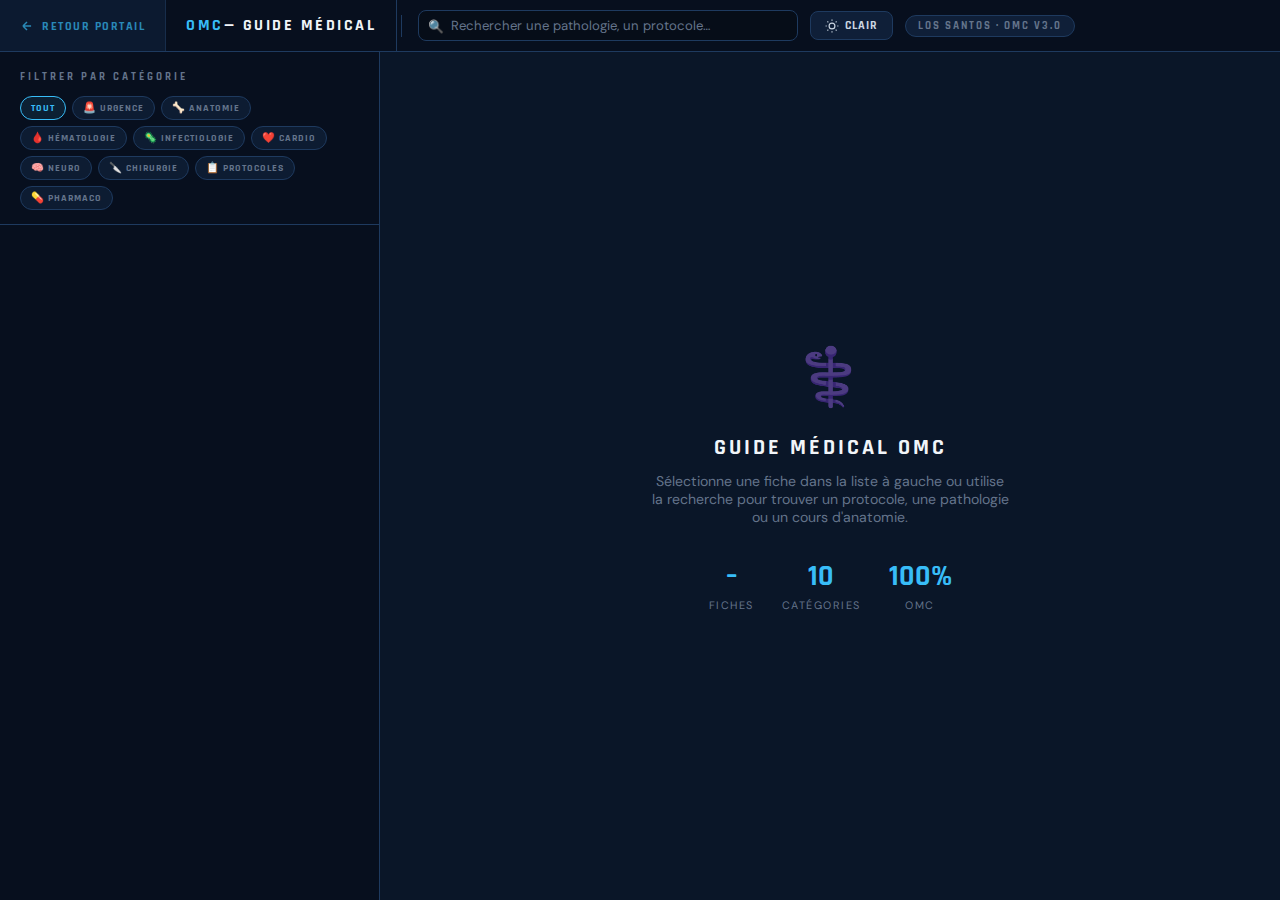
<file: guide.html>
<!DOCTYPE html>
<html lang="fr" data-theme="dark">
<head>
<meta charset="UTF-8">
<meta name="viewport" content="width=device-width, initial-scale=1.0">
<title>OMC — Guide Médical</title>
<link href="https://fonts.googleapis.com/css2?family=Rajdhani:wght@400;600;700&family=DM+Sans:wght@300;400;500;600&display=swap" rel="stylesheet">
<style>
/* ══════════════════════════════════════
   VARIABLES & THEMES
══════════════════════════════════════ */
:root {
  --cyan:   #38bdf8;
  --cyan2:  #0ea5e9;
  --red:    #ef4444;
  --green:  #22c55e;
  --yellow: #f59e0b;
  --purple: #a78bfa;
  --pink:   #f472b6;
  --teal:   #2dd4bf;
  --orange: #f97316;
  --transition: 0.25s ease;
}

[data-theme="dark"] {
  --bg:       #060d18;
  --bg2:      #0a1628;
  --bg3:      #0f1f38;
  --card:     #0d1c32;
  --sidebar:  #070f1e;
  --border:   #1e3a5f;
  --text:     #cbd5e1;
  --text-dim: #64748b;
  --white:    #f1f5f9;
  --content-bg: #0a1628;
  --card-inner: #0f1f38;
  --tag-bg:   rgba(56,189,248,0.1);
  --tag-border: rgba(56,189,248,0.2);
  --item-bg:  #0d1c32;
  --item-hover: #0f1f38;
  --input-bg: #060d18;
  --shadow:   rgba(0,0,0,0.4);
}

[data-theme="light"] {
  --bg:       #f0f4f8;
  --bg2:      #e2e8f0;
  --bg3:      #dde3ed;
  --card:     #ffffff;
  --sidebar:  #e8edf5;
  --border:   #c4d0e3;
  --text:     #334155;
  --text-dim: #64748b;
  --white:    #0f172a;
  --content-bg: #f0f4f8;
  --card-inner: #f8fafc;
  --tag-bg:   rgba(14,165,233,0.1);
  --tag-border: rgba(14,165,233,0.3);
  --item-bg:  #ffffff;
  --item-hover: #e2e8f0;
  --input-bg: #ffffff;
  --shadow:   rgba(0,0,0,0.1);
}

/* ══════════════════════════════════════
   RESET & BASE
══════════════════════════════════════ */
*, *::before, *::after { box-sizing: border-box; margin: 0; padding: 0; }
html { height: 100%; }
body {
  font-family: 'DM Sans', sans-serif;
  background: var(--bg);
  color: var(--text);
  height: 100vh;
  overflow: hidden;
  transition: background var(--transition), color var(--transition);
}

/* ══════════════════════════════════════
   TOPBAR
══════════════════════════════════════ */
.topbar {
  position: fixed; top: 0; left: 0; right: 0; z-index: 200;
  height: 52px;
  background: var(--sidebar);
  border-bottom: 1px solid var(--border);
  backdrop-filter: blur(12px);
  display: flex; align-items: center; gap: 0;
  transition: background var(--transition), border-color var(--transition);
}

.topbar-back {
  display: flex; align-items: center; gap: 8px;
  padding: 0 20px; height: 100%;
  border-right: 1px solid var(--border);
  color: var(--cyan); text-decoration: none;
  font-family: 'Rajdhani', sans-serif; font-size: .78rem;
  font-weight: 700; letter-spacing: 1.5px; text-transform: uppercase;
  transition: opacity .2s, background .2s;
  flex-shrink: 0;
}
.topbar-back:hover { opacity: .7; background: var(--bg3); }
.topbar-back svg { width: 14px; height: 14px; }

.topbar-logo {
  padding: 0 20px; height: 100%;
  display: flex; align-items: center;
  border-right: 1px solid var(--border);
  font-family: 'Rajdhani', sans-serif; font-size: 1rem;
  font-weight: 700; letter-spacing: 2.5px; text-transform: uppercase;
  color: var(--white); white-space: nowrap;
  flex-shrink: 0;
}
.topbar-logo em { color: var(--cyan); font-style: normal; }

.topbar-subtitle {
  padding: 0 16px;
  font-family: 'Rajdhani', sans-serif; font-size: .72rem;
  font-weight: 700; letter-spacing: 2px; text-transform: uppercase;
  color: var(--text-dim); flex-shrink: 0;
}

.topbar-spacer { flex: 1; }

.topbar-search {
  flex: 1; max-width: 380px; margin: 0 12px;
  position: relative;
}
.topbar-search input {
  width: 100%; background: var(--input-bg);
  border: 1px solid var(--border); border-radius: 8px;
  color: var(--white); font-family: 'DM Sans', sans-serif;
  font-size: .82rem; padding: 6px 12px 6px 32px;
  outline: none; transition: border-color .2s, background var(--transition);
}
.topbar-search input:focus { border-color: var(--cyan); }
.topbar-search input::placeholder { color: var(--text-dim); }
.topbar-search .ico {
  position: absolute; left: 10px; top: 50%;
  transform: translateY(-50%); color: var(--text-dim);
  font-size: .8rem; pointer-events: none;
}

.theme-toggle {
  display: flex; align-items: center; gap: 6px;
  padding: 6px 14px; margin-right: 12px;
  background: var(--bg3); border: 1px solid var(--border);
  border-radius: 8px; cursor: pointer; color: var(--text);
  font-family: 'Rajdhani', sans-serif; font-size: .72rem;
  font-weight: 700; letter-spacing: 1px; text-transform: uppercase;
  transition: all .2s; white-space: nowrap;
}
.theme-toggle:hover { border-color: var(--cyan); color: var(--cyan); }
.theme-toggle svg { width: 14px; height: 14px; }

.topbar-badge {
  padding: 0 16px; margin-right: 8px;
  font-family: 'Rajdhani', sans-serif; font-size: .68rem;
  font-weight: 700; letter-spacing: 2px; text-transform: uppercase;
  color: var(--text-dim); background: var(--bg3);
  border: 1px solid var(--border); border-radius: 20px;
  padding: 3px 12px; white-space: nowrap;
}

/* ══════════════════════════════════════
   LAYOUT
══════════════════════════════════════ */
.guide-container {
  display: flex;
  height: 100vh;
  padding-top: 52px;
}

/* ══════════════════════════════════════
   SIDEBAR
══════════════════════════════════════ */
.guide-sidebar {
  width: 380px;
  min-width: 380px;
  background: var(--sidebar);
  border-right: 1px solid var(--border);
  display: flex; flex-direction: column;
  overflow: hidden;
  transition: background var(--transition), border-color var(--transition);
}

.sidebar-header {
  padding: 18px 20px 0;
  flex-shrink: 0;
}

.sidebar-title {
  font-family: 'Rajdhani', sans-serif; font-size: .68rem;
  font-weight: 700; letter-spacing: 3px; text-transform: uppercase;
  color: var(--text-dim); margin-bottom: 12px;
}

/* Filter tabs */
.filter-tabs {
  display: flex; gap: 6px; flex-wrap: wrap;
  padding: 0 20px 14px;
  border-bottom: 1px solid var(--border);
  flex-shrink: 0;
}
.ftab {
  font-family: 'Rajdhani', sans-serif; font-size: .65rem;
  font-weight: 700; letter-spacing: 1px; text-transform: uppercase;
  padding: 4px 10px; border-radius: 20px; cursor: pointer;
  border: 1px solid var(--border); background: var(--item-bg);
  color: var(--text-dim); transition: all .2s;
}
.ftab:hover, .ftab.active {
  background: var(--tag-bg); border-color: var(--cyan);
  color: var(--cyan);
}
.ftab[data-cat="urgence"].active   { background: rgba(239,68,68,.12); border-color: var(--red); color: var(--red); }
.ftab[data-cat="chirurgie"].active { background: rgba(245,158,11,.12); border-color: var(--yellow); color: var(--yellow); }
.ftab[data-cat="anatomie"].active  { background: rgba(56,189,248,.12); border-color: var(--cyan); color: var(--cyan); }
.ftab[data-cat="hematologie"].active { background: rgba(239,68,68,.12); border-color: #f87171; color: #f87171; }
.ftab[data-cat="infectiologie"].active { background: rgba(45,212,191,.12); border-color: var(--teal); color: var(--teal); }
.ftab[data-cat="protocole"].active { background: rgba(34,197,94,.12); border-color: var(--green); color: var(--green); }
.ftab[data-cat="neurologie"].active { background: rgba(167,139,250,.12); border-color: var(--purple); color: var(--purple); }
.ftab[data-cat="cardiologie"].active { background: rgba(239,68,68,.12); border-color: #fb7185; color: #fb7185; }
.ftab[data-cat="pharmacologie"].active { background: rgba(249,115,22,.12); border-color: var(--orange); color: var(--orange); }

/* List */
.guide-list-wrap {
  flex: 1; overflow-y: auto;
  padding: 12px 14px;
}
.guide-list-wrap::-webkit-scrollbar { width: 4px; }
.guide-list-wrap::-webkit-scrollbar-track { background: transparent; }
.guide-list-wrap::-webkit-scrollbar-thumb { background: var(--border); border-radius: 2px; }

.list-section-label {
  font-family: 'Rajdhani', sans-serif; font-size: .62rem;
  font-weight: 700; letter-spacing: 2.5px; text-transform: uppercase;
  color: var(--text-dim); padding: 10px 6px 6px;
  border-bottom: 1px solid var(--border); margin-bottom: 6px;
}

.guide-item {
  padding: 11px 14px; border-radius: 8px; cursor: pointer;
  border: 1px solid transparent; margin-bottom: 4px;
  background: var(--item-bg);
  transition: all .18s;
  display: flex; align-items: flex-start; gap: 10px;
}
.guide-item:hover { border-color: var(--border); background: var(--item-hover); }
.guide-item.active {
  border-color: var(--cyan) !important;
  background: rgba(56,189,248,.07) !important;
}
.guide-item.active .item-title { color: var(--cyan); }

.item-dot {
  width: 7px; height: 7px; border-radius: 50%;
  flex-shrink: 0; margin-top: 5px;
}
.item-info { flex: 1; min-width: 0; }
.item-title {
  font-size: .86rem; font-weight: 500; color: var(--white);
  margin-bottom: 4px; white-space: nowrap;
  overflow: hidden; text-overflow: ellipsis;
  transition: color .15s;
}
.item-tags { display: flex; gap: 4px; flex-wrap: wrap; }
.itag {
  font-family: 'Rajdhani', sans-serif; font-size: .6rem;
  font-weight: 700; letter-spacing: 1px; text-transform: uppercase;
  padding: 1px 7px; border-radius: 3px;
}

.no-results {
  text-align: center; padding: 40px 20px;
  color: var(--text-dim); font-size: .85rem;
}

/* ══════════════════════════════════════
   CONTENT
══════════════════════════════════════ */
.guide-content {
  flex: 1; overflow-y: auto;
  background: var(--content-bg);
  transition: background var(--transition);
}
.guide-content::-webkit-scrollbar { width: 5px; }
.guide-content::-webkit-scrollbar-track { background: transparent; }
.guide-content::-webkit-scrollbar-thumb { background: var(--border); border-radius: 2px; }

/* Welcome screen */
.welcome-screen {
  display: flex; flex-direction: column;
  align-items: center; justify-content: center;
  height: 100%; padding: 40px;
  text-align: center;
}
.welcome-icon { font-size: 3.5rem; margin-bottom: 20px; opacity: .6; }
.welcome-screen h2 {
  font-family: 'Rajdhani', sans-serif; font-size: 1.4rem;
  font-weight: 700; letter-spacing: 3px; text-transform: uppercase;
  color: var(--white); margin-bottom: 10px;
}
.welcome-screen p { color: var(--text-dim); font-size: .88rem; max-width: 360px; }
.welcome-stats {
  display: flex; gap: 28px; margin-top: 32px; justify-content: center;
}
.w-stat { display: flex; flex-direction: column; gap: 3px; align-items: center; }
.w-stat-num {
  font-family: 'Rajdhani', sans-serif; font-size: 1.8rem;
  font-weight: 700; color: var(--cyan);
}
.w-stat-lbl {
  font-size: .68rem; color: var(--text-dim);
  text-transform: uppercase; letter-spacing: 1.5px;
}

/* Content card */
.content-card {
  max-width: 900px; margin: 0 auto; padding: 36px 44px 60px;
}

/* Card header */
.cc-header {
  padding-bottom: 24px;
  border-bottom: 2px solid var(--border);
  margin-bottom: 28px;
}
.cc-eyebrow {
  font-family: 'Rajdhani', sans-serif; font-size: .68rem;
  font-weight: 700; letter-spacing: 3px; text-transform: uppercase;
  color: var(--text-dim); margin-bottom: 10px;
}
.cc-title {
  font-family: 'Rajdhani', sans-serif; font-size: 1.8rem;
  font-weight: 700; letter-spacing: 2px; text-transform: uppercase;
  color: var(--white); margin-bottom: 12px;
  line-height: 1.2;
}
.cc-tags { display: flex; gap: 7px; flex-wrap: wrap; }

/* Section dans content */
.cc-section { margin-bottom: 28px; }
.cc-section-title {
  font-family: 'Rajdhani', sans-serif; font-size: .72rem;
  font-weight: 700; letter-spacing: 3px; text-transform: uppercase;
  color: var(--cyan); margin-bottom: 10px;
  display: flex; align-items: center; gap: 8px;
}
.cc-section-title::after {
  content: ''; flex: 1; height: 1px;
  background: var(--border);
}
[data-theme="light"] .cc-section-title { color: var(--cyan2); }

/* Content text */
.cc p {
  color: var(--text); font-size: .88rem; line-height: 1.8; margin-bottom: 10px;
}
.cc ul, .cc ol {
  padding-left: 20px; color: var(--text); font-size: .88rem; line-height: 1.85; margin-bottom: 10px;
}
.cc li { margin-bottom: 3px; }
.cc strong { color: var(--white); font-weight: 600; }
.cc em { color: var(--cyan); font-style: normal; }

/* Steps */
.steps { counter-reset: step; list-style: none; padding: 0; margin: 10px 0 14px; }
.steps li {
  counter-increment: step; display: flex; gap: 12px;
  align-items: flex-start; margin-bottom: 10px;
  font-size: .88rem; color: var(--text);
}
.steps li::before {
  content: counter(step);
  background: var(--bg3); border: 1px solid var(--border);
  color: var(--cyan); font-family: 'Rajdhani', sans-serif;
  font-size: .7rem; font-weight: 700;
  min-width: 24px; height: 24px; border-radius: 6px;
  display: flex; align-items: center; justify-content: center;
  flex-shrink: 0; margin-top: 2px;
}

/* Two col */
.two-col { display: grid; grid-template-columns: 1fr 1fr; gap: 14px; margin: 12px 0; }
.col-b {
  background: var(--card-inner); border: 1px solid var(--border);
  border-radius: 8px; padding: 14px 16px;
  transition: background var(--transition);
}
.col-b h5 {
  font-family: 'Rajdhani', sans-serif; font-size: .68rem;
  font-weight: 700; letter-spacing: 2px; text-transform: uppercase;
  color: var(--cyan); margin-bottom: 8px;
}
[data-theme="light"] .col-b h5 { color: var(--cyan2); }

/* Pills */
.pill-grid { display: flex; flex-wrap: wrap; gap: 7px; margin: 10px 0; }
.pill {
  font-size: .78rem; padding: 4px 12px; border-radius: 20px;
  border: 1px solid var(--border); background: var(--card-inner);
  color: var(--text); transition: background var(--transition), border-color var(--transition);
}

/* Info boxes */
.ibox {
  border-radius: 6px; padding: 13px 16px; margin: 12px 0;
  border-left: 3px solid; font-size: .85rem; line-height: 1.65;
}
.ibox.warning { background: rgba(245,158,11,.07); border-color: var(--yellow); color: #c8a050; }
.ibox.danger  { background: rgba(239,68,68,.07);  border-color: var(--red);    color: #f08080; }
.ibox.info    { background: rgba(56,189,248,.07); border-color: var(--cyan);   color: #7ab8e8; }
.ibox.success { background: rgba(34,197,94,.07);  border-color: var(--green);  color: #5db87a; }
[data-theme="light"] .ibox.info { background: rgba(14,165,233,.08); color: #0369a1; }

/* Data table */
.dt { width: 100%; border-collapse: collapse; margin: 12px 0; font-size: .84rem; }
.dt th {
  background: var(--bg3); color: var(--text-dim);
  font-family: 'Rajdhani', sans-serif; font-size: .65rem;
  font-weight: 700; letter-spacing: 2px; text-transform: uppercase;
  padding: 9px 14px; text-align: left; border-bottom: 1px solid var(--border);
  transition: background var(--transition);
}
.dt td {
  padding: 9px 14px; border-bottom: 1px solid rgba(30,58,95,.4);
  color: var(--text); vertical-align: top;
  transition: background var(--transition);
}
.dt tr:last-child td { border-bottom: none; }
.dt tr:hover td { background: var(--bg3); }
.dt td strong { color: var(--white); }

/* ── Anatomy SVG images ── */
.anatomy-figure {
  margin: 18px 0;
  display: flex; flex-direction: column; align-items: center; gap: 10px;
}
.anatomy-figure figcaption {
  font-family: 'Rajdhani', sans-serif; font-size: .68rem;
  font-weight: 700; letter-spacing: 2px; text-transform: uppercase;
  color: var(--text-dim);
}
.anatomy-figure svg {
  max-width: 100%;
  filter: drop-shadow(0 4px 24px var(--shadow));
}
.anatomy-grid {
  display: grid; grid-template-columns: 1fr 1fr; gap: 16px; margin: 16px 0;
}
.anatomy-grid.single { grid-template-columns: 1fr; }
.anatomy-grid.triple { grid-template-columns: 1fr 1fr 1fr; }

/* ── Highlight box ── */
.highlight-box {
  background: var(--card-inner); border: 1px solid var(--border);
  border-radius: 10px; padding: 18px 20px; margin: 14px 0;
  transition: background var(--transition);
}
.highlight-box h5 {
  font-family: 'Rajdhani', sans-serif; font-size: .72rem;
  font-weight: 700; letter-spacing: 2px; text-transform: uppercase;
  color: var(--cyan); margin-bottom: 10px;
}

/* ── Tag colors ── */
.ctag {
  font-family: 'Rajdhani', sans-serif; font-size: .63rem;
  font-weight: 700; letter-spacing: 1px; text-transform: uppercase;
  padding: 2px 9px; border-radius: 4px;
}
.ct-blue   { background: rgba(56,189,248,.1);  color: #7dd3fc; border: 1px solid rgba(56,189,248,.2); }
.ct-red    { background: rgba(239,68,68,.1);   color: #fca5a5; border: 1px solid rgba(239,68,68,.2); }
.ct-teal   { background: rgba(45,212,191,.1);  color: #5eead4; border: 1px solid rgba(45,212,191,.2); }
.ct-amber  { background: rgba(245,158,11,.1);  color: #fcd34d; border: 1px solid rgba(245,158,11,.2); }
.ct-green  { background: rgba(34,197,94,.1);   color: #86efac; border: 1px solid rgba(34,197,94,.2); }
.ct-purple { background: rgba(167,139,250,.1); color: #c4b5fd; border: 1px solid rgba(167,139,250,.2); }
.ct-orange { background: rgba(249,115,22,.1);  color: #fdba74; border: 1px solid rgba(249,115,22,.2); }
.ct-danger { background: rgba(239,68,68,.18);  color: #f87171; border: 1px solid rgba(239,68,68,.3); font-weight: 700; }

/* ── Item dot colors ── */
.dot-blue   { background: #38bdf8; }
.dot-red    { background: #ef4444; }
.dot-teal   { background: #2dd4bf; }
.dot-amber  { background: #f59e0b; }
.dot-green  { background: #22c55e; }
.dot-purple { background: #a78bfa; }
.dot-orange { background: #f97316; }
.dot-pink   { background: #f472b6; }

/* ── Item tag colors ── */
.itag-blue   { background: rgba(56,189,248,.1);  color: #7dd3fc; }
.itag-red    { background: rgba(239,68,68,.1);   color: #fca5a5; }
.itag-teal   { background: rgba(45,212,191,.1);  color: #5eead4; }
.itag-amber  { background: rgba(245,158,11,.1);  color: #fcd34d; }
.itag-green  { background: rgba(34,197,94,.1);   color: #86efac; }
.itag-purple { background: rgba(167,139,250,.1); color: #c4b5fd; }
.itag-orange { background: rgba(249,115,22,.1);  color: #fdba74; }
.itag-pink   { background: rgba(244,114,182,.1); color: #f9a8d4; }

/* ── Light theme adjustments ── */
[data-theme="light"] .cc-title { color: #0f172a; }
[data-theme="light"] .item-title { color: #1e293b; }
[data-theme="light"] .welcome-screen h2 { color: #0f172a; }
[data-theme="light"] .cc em { color: var(--cyan2); }
[data-theme="light"] .ct-blue { color: #0369a1; border-color: rgba(14,165,233,.3); }
[data-theme="light"] .ct-teal { color: #0d9488; }
[data-theme="light"] .dt td strong { color: #0f172a; }
[data-theme="light"] .steps li::before { color: var(--cyan2); }

/* ── Responsive ── */
@media (max-width: 900px) {
  .guide-sidebar { width: 300px; min-width: 300px; }
  .content-card { padding: 24px 20px 48px; }
  .two-col { grid-template-columns: 1fr; }
  .anatomy-grid { grid-template-columns: 1fr; }
}
@media (max-width: 640px) {
  .guide-sidebar { display: none; }
  .topbar-badge { display: none; }
}
</style>
</head>
<body>

<!-- ══════════════════════════════
     TOPBAR
══════════════════════════════ -->
<header class="topbar">
  <a href="index.html" class="topbar-back">
    <svg viewBox="0 0 24 24" fill="none" stroke="currentColor" stroke-width="2.5">
      <path d="M19 12H5M5 12l7-7M5 12l7 7"/>
    </svg>
    RETOUR PORTAIL
  </a>
  <div class="topbar-logo"><em>OMC</em> — GUIDE MÉDICAL</div>
  <div class="vsep" style="width:1px;height:22px;background:var(--border);flex-shrink:0;margin:0 4px;"></div>
  <div class="topbar-search">
    <span class="ico">🔍</span>
    <input type="text" id="topbar-search" placeholder="Rechercher une pathologie, un protocole…" autocomplete="off" />
  </div>
  <button class="theme-toggle" id="theme-btn" onclick="toggleTheme()">
    <svg id="theme-icon" viewBox="0 0 24 24" fill="none" stroke="currentColor" stroke-width="2">
      <circle cx="12" cy="12" r="5"/>
      <path d="M12 1v2M12 21v2M4.22 4.22l1.42 1.42M18.36 18.36l1.42 1.42M1 12h2M21 12h2M4.22 19.78l1.42-1.42M18.36 5.64l1.42-1.42"/>
    </svg>
    <span id="theme-label">CLAIR</span>
  </button>
  <span class="topbar-badge">LOS SANTOS · OMC v3.0</span>
</header>

<!-- ══════════════════════════════
     MAIN LAYOUT
══════════════════════════════ -->
<div class="guide-container">

  <!-- SIDEBAR -->
  <aside class="guide-sidebar">
    <div class="sidebar-header">
      <div class="sidebar-title">Filtrer par catégorie</div>
    </div>
    <div class="filter-tabs" id="filter-tabs">
      <span class="ftab active" data-cat="all">Tout</span>
      <span class="ftab" data-cat="urgence">🚨 Urgence</span>
      <span class="ftab" data-cat="anatomie">🦴 Anatomie</span>
      <span class="ftab" data-cat="hematologie">🩸 Hématologie</span>
      <span class="ftab" data-cat="infectiologie">🦠 Infectiologie</span>
      <span class="ftab" data-cat="cardiologie">❤️ Cardio</span>
      <span class="ftab" data-cat="neurologie">🧠 Neuro</span>
      <span class="ftab" data-cat="chirurgie">🔪 Chirurgie</span>
      <span class="ftab" data-cat="protocole">📋 Protocoles</span>
      <span class="ftab" data-cat="pharmacologie">💊 Pharmaco</span>
    </div>
    <div class="guide-list-wrap" id="guide-list"></div>
  </aside>

  <!-- CONTENT -->
  <main class="guide-content" id="guide-content">
    <div class="welcome-screen" id="welcome">
      <div class="welcome-icon">⚕️</div>
      <h2>Guide Médical OMC</h2>
      <p>Sélectionne une fiche dans la liste à gauche ou utilise la recherche pour trouver un protocole, une pathologie ou un cours d'anatomie.</p>
      <div class="welcome-stats">
        <div class="w-stat"><span class="w-stat-num" id="stat-count">–</span><span class="w-stat-lbl">Fiches</span></div>
        <div class="w-stat"><span class="w-stat-num">10</span><span class="w-stat-lbl">Catégories</span></div>
        <div class="w-stat"><span class="w-stat-num">100%</span><span class="w-stat-lbl">OMC</span></div>
      </div>
    </div>
    <div class="content-card cc" id="card-display" style="display:none;"></div>
  </main>
</div>

<script src="guide.js"></script>
<script>
// ── Theme toggle ──
function toggleTheme() {
  const html = document.documentElement;
  const isDark = html.getAttribute('data-theme') === 'dark';
  html.setAttribute('data-theme', isDark ? 'light' : 'dark');
  document.getElementById('theme-label').textContent = isDark ? 'SOMBRE' : 'CLAIR';
  const icon = document.getElementById('theme-icon');
  if (!isDark) {
    // moon icon
    icon.innerHTML = '<path d="M21 12.79A9 9 0 1 1 11.21 3 7 7 0 0 0 21 12.79z"/>';
    icon.setAttribute('fill','currentColor');
    icon.removeAttribute('stroke');
  } else {
    // sun icon
    icon.innerHTML = '<circle cx="12" cy="12" r="5"/><path d="M12 1v2M12 21v2M4.22 4.22l1.42 1.42M18.36 18.36l1.42 1.42M1 12h2M21 12h2M4.22 19.78l1.42-1.42M18.36 5.64l1.42-1.42"/>';
    icon.setAttribute('fill','none');
    icon.setAttribute('stroke','currentColor');
  }
}

// ── Search from topbar ──
document.getElementById('topbar-search').addEventListener('input', function() {
  if (typeof filterList === 'function') filterList(this.value);
});
</script>
</body>
</html>
</file>
<file: global.css>
/* Importation de la police via Google Fonts */
@import url('https://fonts.googleapis.com/css2?family=Great+Vibes&display=swap');
@import url('https://fonts.googleapis.com/css2?family=Alex+Brush&display=swap');

h1 { color: white; }

:root {
    --bg-preview: #0f172a;
    --omc-dark:   #0a192f;
    --omc-cyan:   #00d2ff;
    --omc-bg:     #112240;
    --omc-card:   #112240;
}

body {
    font-family: 'Segoe UI', sans-serif;
    margin: 0;
    background: var(--omc-bg);
    height: 100vh;
    display: flex;
    overflow: hidden;
}

/* ============================================================
   THÈME — toutes les zones de fond réactives
   ============================================================ */

/* MODE SOMBRE (défaut) */
.preview-area,
.dashboard-area {
    background-color: #0f172a !important;
    transition: background-color 0.3s ease;
}

/* MODE CLAIR */
body.light-mode .preview-area,
body.light-mode .dashboard-area {
    background-color: #d1d5db !important;
}

/* Sidebar : toujours sombre peu importe le theme */
body.light-mode .sidebar,
body.light-mode #panneau-resume {
    /* Intentionnellement vide — on ne touche pas la sidebar */
}

/* ============================================================
   SIDEBAR COMMUNE
   ============================================================ */
.sidebar {
    width: 420px;
    min-width: 420px;
    background-color: #0a1324;
    padding: 25px;
    display: flex;
    flex-direction: column;
    overflow-y: auto;
    border-right: 1px solid #1e293b;
}

.sidebar-title {
    color: white;
    font-size: 18px;
    font-weight: 900;
    letter-spacing: 2px;
    text-transform: uppercase;
    margin-bottom: 20px;
}

.back-link {
    color: var(--omc-cyan);
    text-decoration: none;
    font-size: 11px;
    font-weight: bold;
    margin-bottom: 15px;
    display: inline-block;
}

/* ============================================================
   FORMULAIRES
   ============================================================ */
label {
    display: block;
    font-size: 0.8em;
    font-weight: bold;
    color: #ccd6f6;
    margin-bottom: 5px;
}

input, textarea, select {
    width: 100%;
    padding: 8px;
    border-radius: 4px;
    border: 1px solid #233554;
    background: #0a192f;
    color: white;
    box-sizing: border-box;
    font-size: 11px;
}

textarea { resize: vertical; }

.form-group { margin-bottom: 15px; }

/* Icône calendrier blanche */
input[type="date"]::-webkit-calendar-picker-indicator {
    filter: invert(1);
    cursor: pointer;
    opacity: 0.8;
}
input[type="date"]::-webkit-calendar-picker-indicator:hover { opacity: 1; }

/* ============================================================
   LAYOUT
   ============================================================ */
.interface-container {
    display: flex !important;
    width: 100vw;
    height: 100vh;
    overflow: hidden;
}

#input-panel {
    width: 480px;
    background: var(--omc-dark);
    color: white;
    padding: 25px;
    overflow-y: auto;
    border-right: 1px solid #233554;
}

#preview-area, .preview-area {
    flex-grow: 1;
    display: flex;
    flex-direction: column;
    align-items: center;
    justify-content: flex-start;
    padding: 20px;
    overflow-y: auto;
    transition: background-color 0.3s ease;
    min-height: 0;
}

/* ============================================================
   BOUTONS D'ACTION
   ============================================================ */
.btn-image {
    background: #ffffff !important;
    color: #000000 !important;
    border: 1px solid #ccc !important;
    text-transform: uppercase;
    font-size: 11px;
    padding: 12px !important;
    font-weight: bold;
    width: 100%;
    border-radius: 4px;
    cursor: pointer;
    transition: 0.2s;
}
.btn-image:hover { background: #f1f5f9 !important; }

.btn-discord {
    background: #5865f2 !important;
    color: white !important;
    padding: 12px !important;
    width: 100%;
    border-radius: 4px;
    border: none;
    font-weight: bold;
    cursor: pointer;
    transition: 0.2s;
    text-transform: uppercase;
    font-size: 11px;
}
.btn-discord:hover { filter: brightness(1.1); }
.btn-discord:disabled, .btn-image:disabled { opacity: 0.6; cursor: not-allowed; }

#print-btn, #discord-btn {
    width: 100%; padding: 15px;
    background: var(--omc-cyan);
    border: none; font-weight: bold;
    cursor: pointer; margin-top: 12px; border-radius: 5px;
}
#discord-btn { background: #5865F2; color: white; }

/* ============================================================
   DOCUMENT IMPRIMABLE
   ============================================================ */
#document {
    width: 800px !important;
    min-width: 800px !important;
    height: auto !important;
    min-height: 500px !important;
    background: white !important;
    color: #000 !important;
    padding: 40px 40px 60px 40px !important;
    box-shadow: 0 4px 15px rgba(0,0,0,0.1);
    position: relative;
    box-sizing: border-box;
    overflow: visible !important;
    margin-bottom: 50px;
}

.doc-h4 {
    color: #0f172a;
    border-bottom: 1px solid #cbd5e1;
    padding-bottom: 3px;
    font-size: 14px;
    margin-top: 25px;
    margin-bottom: 10px;
    text-transform: uppercase;
}

.doc-p {
    margin: 5px 0;
    font-size: 14px;
    white-space: pre-wrap;
    line-height: 1.5;
}

/* ============================================================
   POPUP IMAGE
   ============================================================ */
.popup-overlay {
    position: fixed; top: 0; left: 0;
    width: 100%; height: 100%;
    background: rgba(0,0,0,0.9);
    display: flex; justify-content: center; align-items: flex-start;
    padding: 40px 20px; overflow-y: auto; z-index: 9999;
}
.popup-content {
    background: #112240; padding: 25px; border-radius: 12px;
    width: 100%; max-width: 650px;
    border: 1px solid var(--omc-cyan); text-align: center; color: white;
}
.popup-buttons { display: flex; gap: 10px; margin-top: 15px; }
.btn-copy {
    flex: 2; background: var(--omc-cyan); border: none;
    color: var(--omc-dark); font-weight: bold;
    padding: 10px; border-radius: 4px; cursor: pointer;
}
.btn-close {
    flex: 1; background: transparent; border: 1px solid #ef4444;
    color: #ef4444; font-weight: bold;
    padding: 10px; border-radius: 4px; cursor: pointer;
}
.btn-close:hover { background: #ef4444; color: white; }
#preview-img-result { max-width: 100%; margin-top: 15px; border-radius: 8px; border: 2px solid white; }
#direct-link { background: white; color: black; text-align: center; font-weight: bold; margin-top: 15px; }

/* ============================================================
   SIGNATURE
   ============================================================ */
.signature-line {
    border-top: 1px solid #000;
    display: inline-block;
    min-width: 200px;
    padding-top: 5px;
    font-family: 'Alex Brush', cursive;
    font-size: 28px;
    color: #000;
}

/* ============================================================
   AUTOCOMPLETE
   ============================================================ */
.autocomplete-wrapper { position: relative; width: 100%; }
.autocomplete-list {
    position: absolute; top: 100%; left: 0; right: 0;
    background: #1e293b; border: 1px solid #475569;
    border-radius: 0 0 6px 6px; max-height: 200px;
    overflow-y: auto; z-index: 9999;
    box-shadow: 0 10px 15px -3px rgba(0,0,0,0.5);
}
.autocomplete-item {
    padding: 10px 15px; border-bottom: 1px solid #334155;
    cursor: pointer; color: #e2e8f0; font-size: 12px;
    display: flex; justify-content: space-between; transition: background 0.2s;
}
.autocomplete-item:hover { background: #3b82f6; color: white; }
.autocomplete-item strong { display: block; font-size: 13px; }
.autocomplete-item small { color: #94a3b8; }
.autocomplete-item:hover small { color: #e2e8f0; }

/* ============================================================
   SECTIONS (affichage conditionnel)
   ============================================================ */
.section { display: none; }
.section.active { display: block !important; margin-bottom: 20px; }
.row { display: none; }
.row.active {
    display: grid !important;
    grid-template-columns: 2fr 1fr 1.5fr;
    padding: 5px 10px;
    border-bottom: 1px solid #f0f0f0;
}

/* ============================================================
   SCROLLBAR
   ============================================================ */
::-webkit-scrollbar { width: 6px; }
::-webkit-scrollbar-track { background: #0a192f; }
::-webkit-scrollbar-thumb { background: #1e293b; border-radius: 10px; }
::-webkit-scrollbar-thumb:hover { background: #334155; }

/* ============================================================
   RESPONSIVE MOBILE
   ============================================================ */
@media screen and (max-width: 1024px) {
    body, html { height: auto !important; overflow-y: auto !important; }
    .interface-container {
        flex-direction: column !important;
        height: auto !important;
        min-height: 100vh;
        overflow: visible !important;
    }
    .sidebar {
        width: 100% !important;
        height: auto !important;
        position: relative !important;
        border-right: none;
        border-bottom: 4px solid #1e293b;
        padding: 20px;
        box-sizing: border-box;
    }
    .sidebar-title { text-align: center; margin-top: 10px; }
    .preview-area {
        width: 100% !important;
        height: auto !important;
        display: block !important;
        padding: 20px 0 !important;
        overflow-x: auto !important;
        overflow-y: visible !important;
        flex-grow: 0 !important;
    }
    .form-group { margin-bottom: 15px; width: 100%; }
    .menu-grid { grid-template-columns: 1fr; padding: 10px; }
}

@media print {
    #input-panel, .back-link, button { display: none !important; }
    body { display: block !important; }
    #preview-area { background: white; padding: 0; }
    #document { box-shadow: none !important; width: 210mm !important; }
}
</file>
<file: index.css>
/* --- SCROLLBAR PERSONNALISÉE --- */
::-webkit-scrollbar { width: 8px; }
::-webkit-scrollbar-track { background: #0a192f; }
::-webkit-scrollbar-thumb { background: #1e293b; border-radius: 10px; }
::-webkit-scrollbar-thumb:hover { background: #334155; }


html {
    height: auto !important;
    overflow-y: auto !important;
}

body.portal-body {
    height: auto !important;
    min-height: 100vh !important;
    overflow: visible !important;
}

/* --- CONFIGURATION DU PORTAIL --- */
.portal-body {
    background-color: #0a192f;
    display: flex;
    justify-content: center;
    align-items: flex-start;
    min-height: 100vh;
    padding-bottom: 40px;
    margin: 0;
    font-family: 'Segoe UI', Roboto, sans-serif;
}

.portal-container {
    text-align: center;
    width: 100%;
    max-width: 1400px;
    padding: 60px 60px;
    box-sizing: border-box;
}

.portal-logo {
    height: 150px;
    width: auto;
    margin-bottom: 20px;
    filter: drop-shadow(0 0 15px rgba(56, 189, 248, 0.4));
    transition: transform 0.3s ease;
}

h1 {
    color: #ffffff;
    letter-spacing: 4px;
    margin: 0;
    font-size: 2.2rem;
    font-weight: 800;
}

.portal-subtitle {
    color: #38bdf8;
    font-weight: bold;
    text-transform: uppercase;
    font-size: 0.9rem;
    margin-bottom: 50px;
    letter-spacing: 1px;
}

/* --- GRILLE 5 COLONNES --- */
.menu-grid {
    display: grid;
    grid-template-columns: repeat(5, 1fr);
    gap: 22px;
}

/* --- CARTES BLANCHES --- */
.menu-card {
    background: #ffffff !important;
    border-radius: 14px;
    padding: 42px 20px 36px;
    text-decoration: none;
    transition: all 0.3s cubic-bezier(0.4, 0, 0.2, 1);
    display: flex;
    flex-direction: column;
    align-items: center;
    border: 4px solid transparent;
    box-shadow: 0 10px 24px rgba(0, 0, 0, 0.25);
}

.menu-card:hover:not(.locked) {
    background: #ffffff !important;
    transform: translateY(-10px);
    border-color: #38bdf8;
    box-shadow: 0 18px 36px rgba(56, 189, 248, 0.2);
}

.card-icon {
    font-size: 2.8rem;
    margin-bottom: 14px;
}

.menu-card h3 {
    color: #0a192f;
    margin: 8px 0 6px 0;
    font-size: 1.1rem;
    font-weight: 800;
}

.menu-card p {
    color: #4b5563;
    margin: 0;
    font-size: 0.82rem;
    font-weight: 500;
    line-height: 1.4;
}

/* --- ÉTAT VERROUILLÉ --- */
.menu-card.locked {
    background: #e5e7eb !important;
    opacity: 0.7;
    cursor: not-allowed;
    filter: grayscale(1);
}
.menu-card.locked:hover {
    transform: none;
    border-color: transparent;
}

/* --- RESPONSIVE --- */
@media (max-width: 1000px) {
    .menu-grid { grid-template-columns: repeat(auto-fit, minmax(170px, 1fr)); }
    .portal-container { padding: 40px 20px; }
}


.portal-container {
    padding-bottom: 200px !important;
}
</file>
<file: patch-daltonien.css>
/* ============================================================
   PATCH ACCESSIBILITÉ - DALTONISME
   Remplace toutes les teintes vertes (#64ffda, #00d2ff cyan-vert)
   par du bleu électrique (#38bdf8) lisible par tous.

   À IMPORTER EN DERNIER dans chaque page HTML tout en haut de la section <head> :
   <link rel="stylesheet" href="patch-daltonien.css">
   ============================================================ */

/* ---- REMPLACEMENT DE LA VARIABLE GLOBALE ---- */
:root {
    --omc-cyan: #38bdf8;   /* Était #00d2ff (cyan-vert) → bleu électrique */
    --omc-cyan-glow: rgba(56, 189, 248, 0.4);
    --omc-cyan-soft: rgba(56, 189, 248, 0.1);
    --omc-cyan-border: rgba(56, 189, 248, 0.25);
}

/* ---- PORTAIL / INDEX ---- */
.portal-container h1 {
    color: #38bdf8 !important;
    text-shadow: 0 0 20px rgba(56, 189, 248, 0.4) !important;
}

.portal-subtitle {
    color: #38bdf8 !important;
}

.portal-logo {
    filter: drop-shadow(0 0 10px rgba(56, 189, 248, 0.5)) !important;
}

.menu-card:hover:not(.locked) {
    border-color: #38bdf8 !important;
    box-shadow: 0 15px 30px rgba(56, 189, 248, 0.15) !important;
}

/* ---- LIENS RETOUR & NAVIGATION ---- */
.back-link,
.back-btn {
    color: #38bdf8 !important;
}

/* ---- BORDURES & CADRES ---- */
.sheet-container,
.popup-content {
    border-color: #38bdf8 !important;
}

/* ---- INPUTS FOCUS ---- */
input:focus,
textarea:focus,
select:focus {
    border-color: #38bdf8 !important;
    outline-color: #38bdf8 !important;
}

input:focus,
textarea:focus {
    box-shadow: 0 0 0 2px rgba(56, 189, 248, 0.15) !important;
}

/* ---- AUTOCOMPLETE HOVER ---- */
.autocomplete-item:hover {
    background: #0284c7 !important; /* Bleu plus profond */
    color: white !important;
}

/* ---- CONSTAT - focus border ---- */
input:focus, textarea:focus {
    border-color: #38bdf8 !important;
}

/* ---- TOUTES LES OCCURRENCES HARD-CODÉES de #64ffda ---- */

/* Titres de sections cyan */
[style*="color: #64ffda"],
[style*="color:#64ffda"] {
    color: #38bdf8 !important;
}

/* Bordures cyan */
[style*="border-color: #64ffda"],
[style*="border-color:#64ffda"],
[style*="border: 4px solid #64ffda"],
[style*="border: 2px solid #64ffda"] {
    border-color: #38bdf8 !important;
}

/* Texte dans les h3/labels qui était cyan */
.mode-btn.active {
    border-color: #38bdf8 !important;
    color: #38bdf8 !important;
    background: rgba(56, 189, 248, 0.1) !important;
}

/* Boutons principaux (générer, copier, etc.) */
.btn-generate,
.btn-copy,
.btn-primary {
    background: #38bdf8 !important;
    color: #0a192f !important;
}

.btn-generate:hover,
.btn-copy:hover,
.btn-primary:hover {
    background: #0ea5e9 !important;
}

/* ---- APTITUDE - cadre iframe ---- */
.sheet-container {
    border-color: #38bdf8 !important;
    box-shadow: 0 10px 40px rgba(56, 189, 248, 0.3) !important;
}

/* ---- DIAGNOSTICS & CALCULATRICE (nouveaux fichiers) ---- */
:root {
    --cyan: #38bdf8;
    --cyan2: #0ea5e9;
}

.time-badge {
    background: rgba(56, 189, 248, 0.08) !important;
    border-color: rgba(56, 189, 248, 0.2) !important;
    color: #38bdf8 !important;
}

.check-yes {
    color: #38bdf8 !important;
}

.total-amount {
    color: #38bdf8 !important;
    text-shadow: 0 0 20px rgba(56, 189, 248, 0.4) !important;
}

.total-band {
    border-color: #38bdf8 !important;
    box-shadow: 0 0 40px rgba(56, 189, 248, 0.1) !important;
}

.btn-copy {
    background: #38bdf8 !important;
    color: #0a192f !important;
}

.calc-card-header.soins {
    background: rgba(56, 189, 248, 0.07) !important;
    color: #38bdf8 !important;
    border-bottom-color: rgba(56, 189, 248, 0.2) !important;
}

.calc-item:has(input:checked) .item-price {
    color: #38bdf8 !important;
}

.summary-header {
    color: #38bdf8 !important;
}

.summary-tag strong {
    color: #38bdf8 !important;
}

.summary-tag {
    background: rgba(56, 189, 248, 0.08) !important;
    border-color: rgba(56, 189, 248, 0.2) !important;
}

.filter-btn:hover,
.filter-btn.active {
    border-color: #38bdf8 !important;
    color: #38bdf8 !important;
    background: rgba(56, 189, 248, 0.05) !important;
}

.result-count strong {
    color: #38bdf8 !important;
}

.search-input:focus {
    border-color: #38bdf8 !important;
}

mark {
    background: rgba(56, 189, 248, 0.2) !important;
    color: #38bdf8 !important;
}

.card-subtotal strong {
    color: #38bdf8 !important;
}
</file>
